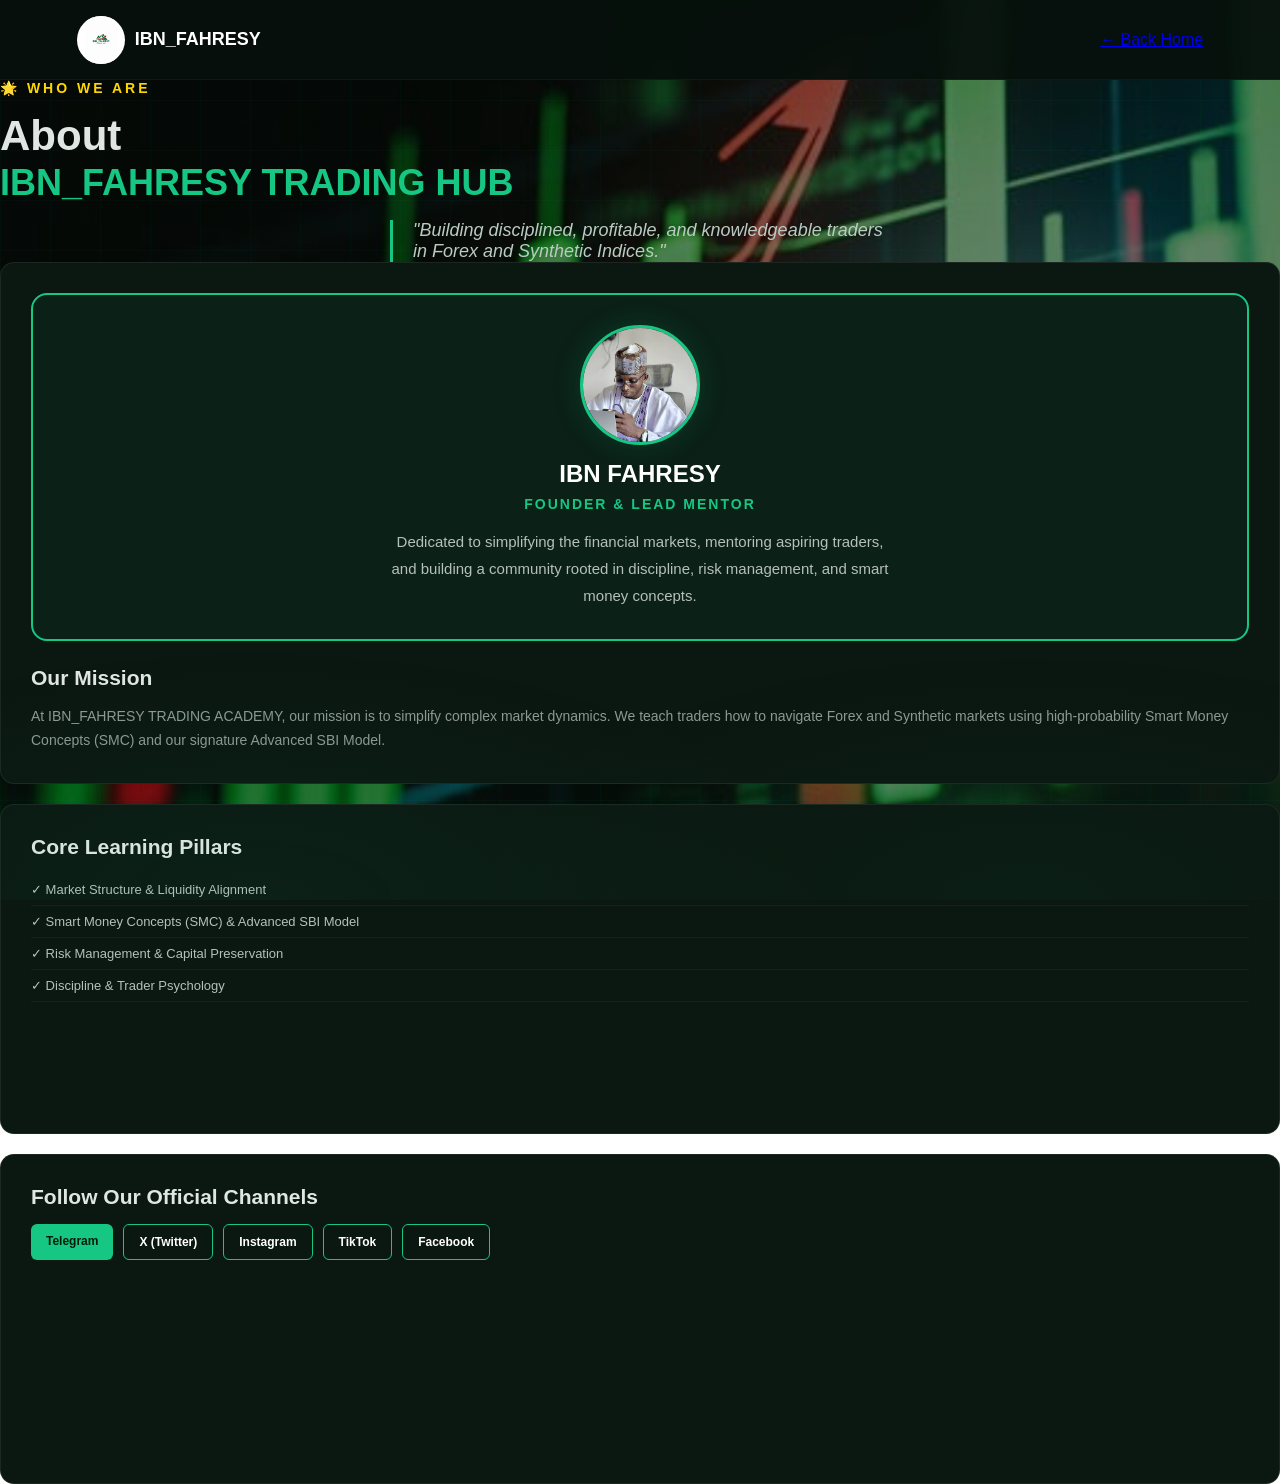
<file: about.html>
<!DOCTYPE html>
<html lang="en">
<head>
    <meta charset="UTF-8">
    <meta name="viewport" content="width=device-width, initial-scale=1.0">
    <title>About Us | IBN FAHRESY TRADING ACADEMY</title>
    <meta name="description" content="Learn about IBN FAHRESY Trading Academy - our mission, founder, and core learning pillars. Building disciplined traders in Forex and Synthetic Indices.">
    <link rel="stylesheet" href="style.css">
</head>
<body>

    <header class="header">
        <a href="index.html" class="logo">
            <img src="images/logo.jpg" alt="IBN_FAHRESY Trading Hub Logo">
            <span>IBN_FAHRESY</span>
        </a>
        <a href="index.html" class="back-home">← Back Home</a>
    </header>

    <main>
        <section class="application-section">
            <div class="application-container">
                <div class="application-heading">
    <p class="section-label" style="color: #ffd700; font-size: 14px; letter-spacing: 3px;">🌟 WHO WE ARE</p>
    <h1 style="font-size: 42px; line-height: 1.2;">
        About <span style="color: #16c784; display: block; font-size: 36px;">IBN_FAHRESY TRADING HUB</span>
    </h1>
    <p style="color: #bccac4; font-size: 18px; font-style: italic; border-left: 3px solid #16c784; padding-left: 20px; max-width: 500px; margin: 15px auto 0;">
        "Building disciplined, profitable, and knowledgeable traders in Forex and Synthetic Indices."
    </p>
</div>

                <div class="learning-card" style="margin-bottom: 20px;">
                                  <!-- FOUNDER / CEO SECTION -->
        <div class="learning-card founder-card" style="text-align: center; border: 2px solid #16c784; background: rgba(22, 199, 132, 0.05); margin-bottom: 25px; border-radius: 16px; padding: 30px;">
    <div style="width: 120px; height: 120px; margin: 0 auto 15px auto; border-radius: 50%; overflow: hidden; border: 3px solid #16c784; box-shadow: 0 0 30px rgba(22, 199, 132, 0.15);">
        <img src="images/fonder.jpg" alt="Founder" style="width: 100%; height: 100%; object-fit: cover;">
    </div>
    <h3 style="color: #fff; margin-bottom: 5px; font-size: 24px;">IBN FAHRESY</h3>
    <p style="color: #16c784; font-weight: bold; margin-bottom: 12px; font-size: 14px; text-transform: uppercase; letter-spacing: 2px;">Founder & Lead Mentor</p>
    <p style="color: #b5c0ba; font-size: 15px; line-height: 1.8; max-width: 500px; margin: 0 auto;">
        Dedicated to simplifying the financial markets, mentoring aspiring traders, and building a community rooted in discipline, risk management, and smart money concepts.
    </p>
</div>

                  

                    <h3>Our Mission</h3>
                    <p>At IBN_FAHRESY TRADING ACADEMY, our mission is to simplify complex market dynamics. We teach traders how to navigate Forex and Synthetic markets using high-probability Smart Money Concepts (SMC) and our signature Advanced SBI Model.</p>
                </div>

                <div class="learning-card" style="margin-bottom: 20px;">
                    <h3>Core Learning Pillars</h3>
                    <ul class="program-features" style="margin-top: 15px;">
                        <li>✓ Market Structure & Liquidity Alignment</li>
                        <li>✓ Smart Money Concepts (SMC) & Advanced SBI Model</li>
                        <li>✓ Risk Management & Capital Preservation</li>
                        <li>✓ Discipline & Trader Psychology</li>
                    </ul>
                </div>

                <div class="learning-card">
                    <h3>Follow Our Official Channels</h3>
                    <div class="social-links-grid" style="display: flex; flex-wrap: wrap; gap: 10px; margin-top: 15px;">
                        <a href="https://t.me/IBN_FAHRESYTRADINGHUB" target="_blank" class="primary-btn" style="padding: 10px 15px; font-size: 12px;">Telegram</a>
                        <a href="https://x.com/IBN_FAHRESY" target="_blank" class="secondary-btn" style="padding: 10px 15px; font-size: 12px;">X (Twitter)</a>
                        <a href="https://www.instagram.com/ibn_fahresy?igsi=dTN3azRpbjRmZGJw" target="_blank" class="secondary-btn" style="padding: 10px 15px; font-size: 12px;">Instagram</a>
                        <a href="https://www.tiktok.com/@ibn_fahresy?_r=1&_t=ZS-991egYfPhYb" target="_blank" class="secondary-btn" style="padding: 10px 15px; font-size: 12px;">TikTok</a>
                        <a href="https://www.facebook.com/profile.php?id=100070884681263&mibextid=rS40aB7S9Ucbxw6v" target="_blank" class="secondary-btn" style="padding: 10px 15px; font-size: 12px;">Facebook</a>
                    </div>
                </div>
            </div>
        </section>
    </main>

    <script src="script.js"></script>
</body>
</html>
</file>
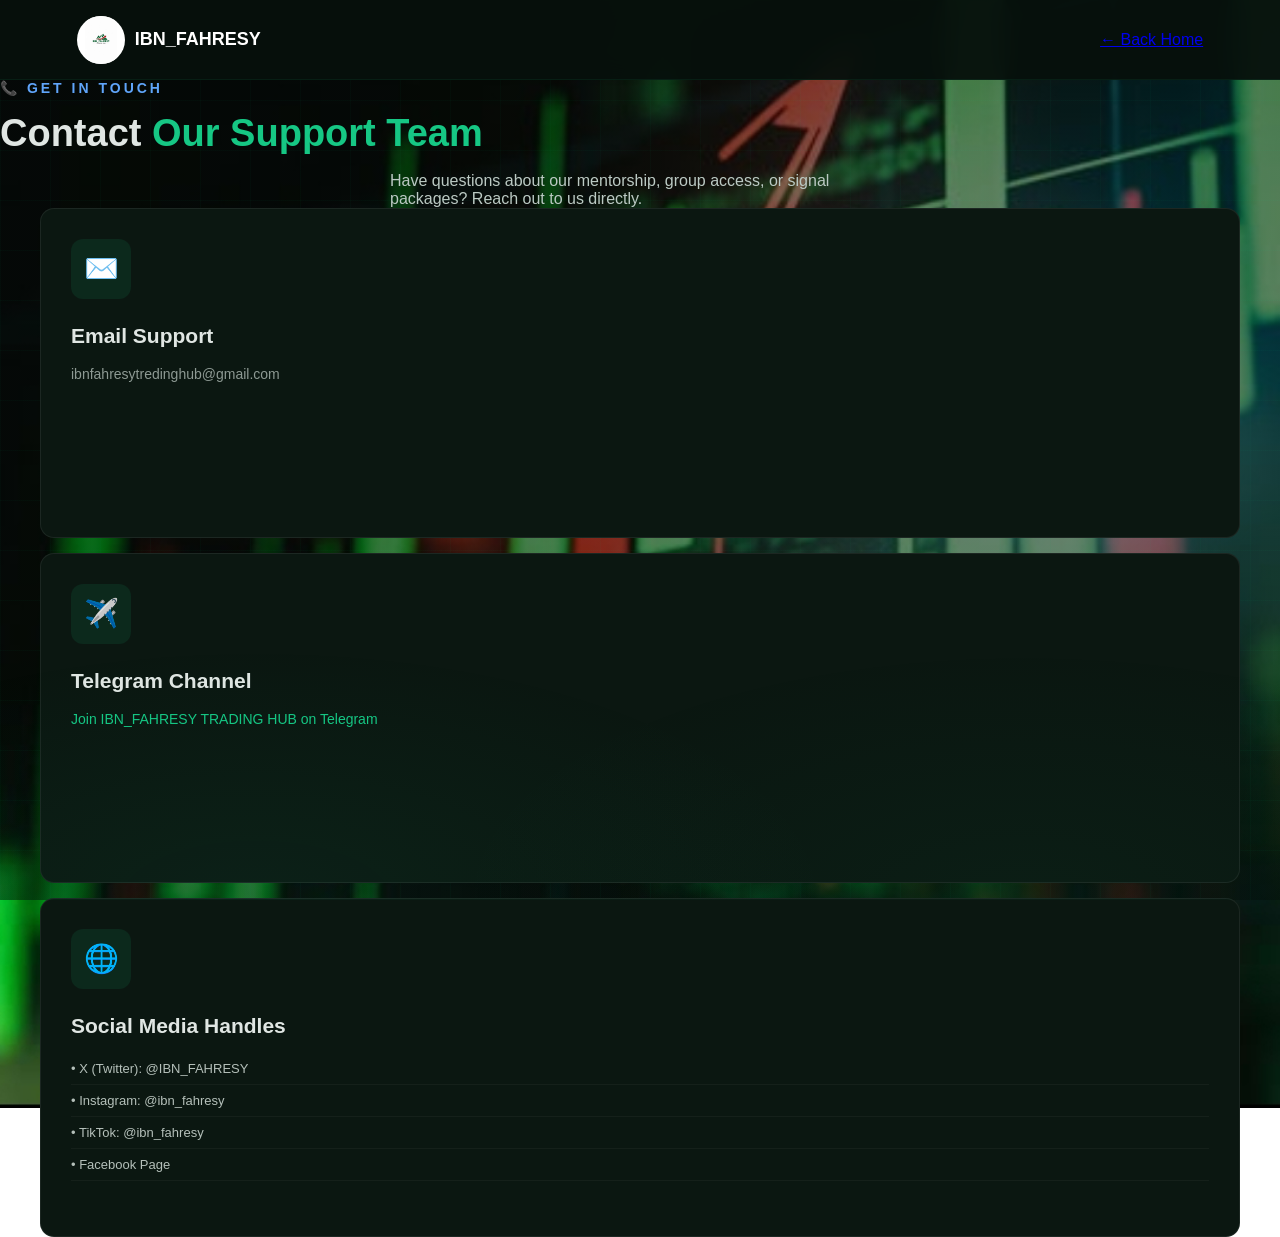
<file: contact.html>
<!DOCTYPE html>
<html lang="en">
<head>
    <meta charset="UTF-8">
    <meta name="viewport" content="width=device-width, initial-scale=1.0">
    <title>Contact Us | IBN FAHRESY TRADING ACADEMY</title>
    <meta name="description" content="Contact IBN FAHRESY Trading Academy support team. Reach us via email, Telegram, or social media for mentorship and program inquiries.">
    <link rel="stylesheet" href="style.css">
</head>
<body>

    <header class="header">
        <a href="index.html" class="logo">
            <img src="images/logo.jpg" alt="IBN_FAHRESY Trading Hub Logo">
            <span>IBN_FAHRESY</span>
        </a>
        <a href="index.html" class="back-home">← Back Home</a>
    </header>

    <main>
        <section class="application-section">
            <div class="application-heading">
    <p class="section-label" style="color: #60a5fa; font-size: 14px; letter-spacing: 3px;">📞 GET IN TOUCH</p>
    <h1 style="font-size: 38px; line-height: 1.2;">
        Contact <span style="color: #16c784;">Our Support Team</span>
    </h1>
    <p style="color: #bccac4; font-size: 16px; max-width: 500px; margin: 15px auto 0;">
        Have questions about our mentorship, group access, or signal packages? Reach out to us directly.
    </p>
</div>

                <div class="learning-grid" style="grid-template-columns: 1fr; gap: 15px;">
                    <div class="learning-card">
                        <div class="card-icon">✉️</div>
                        <h3>Email Support</h3>
                        <p>ibnfahresytredinghub@gmail.com</p>
                    </div>

                    <div class="learning-card">
                        <div class="card-icon">✈️</div>
                        <h3>Telegram Channel</h3>
                        <p><a href="https://t.me/IBN_FAHRESYTRADINGHUB" target="_blank" style="color: #16c784; text-decoration: none;">Join IBN_FAHRESY TRADING HUB on Telegram</a></p>
                    </div>

                    <div class="learning-card">
                        <div class="card-icon">🌐</div>
                        <h3>Social Media Handles</h3>
                        <ul class="program-features" style="margin-top: 10px; list-style: none;">
                            <li><a href="https://x.com/IBN_FAHRESY" target="_blank" style="color: #b5c0ba; text-decoration: none;">• X (Twitter): @IBN_FAHRESY</a></li>
                            <li><a href="https://www.instagram.com/ibn_fahresy?igsi=dTN3azRpbjRmZGJw" target="_blank" style="color: #b5c0ba; text-decoration: none;">• Instagram: @ibn_fahresy</a></li>
                            <li><a href="https://www.tiktok.com/@ibn_fahresy?_r=1&_t=ZS-991egYfPhYb" target="_blank" style="color: #b5c0ba; text-decoration: none;">• TikTok: @ibn_fahresy</a></li>
                            <li><a href="https://www.facebook.com/profile.php?id=100070884681263&mibextid=rS40aB7S9Ucbxw6v" target="_blank" style="color: #b5c0ba; text-decoration: none;">• Facebook Page</a></li>
                        </ul>
                    </div>
                </div>
            </div>
        </section>
    </main>

    <script src="script.js"></script>
</body>
</html>
</file>
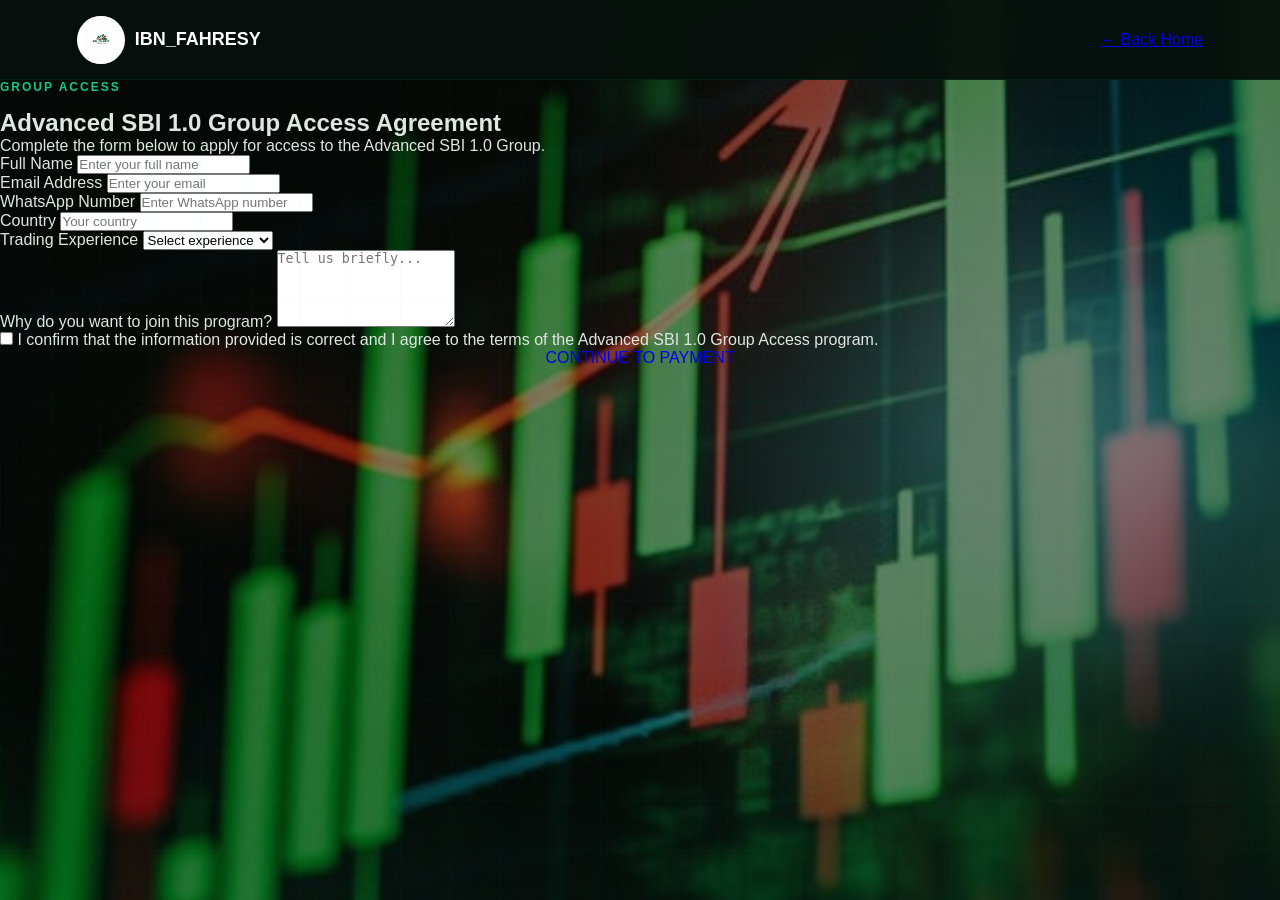
<file: group-access.html>
<!DOCTYPE html>
<html lang="en">

<head>

    <meta charset="UTF-8">

    <meta name="viewport"
          content="width=device-width, initial-scale=1.0">

    <title>Advanced SBI 1.0 - Group Access</title>

    <link rel="stylesheet" href="style.css">

</head>

<body>

<header class="header">

    <a href="index.html" class="logo">

        <img src="images/logo.jpg"
             alt="IBN_FAHRESY Trading Hub Logo">

        <span>IBN_FAHRESY</span>

    </a>

    <a href="index.html"
       class="back-home">
        ← Back Home
    </a>

</header>


<section class="application-section">

    <div class="application-container">

        <div class="application-heading">

            <p class="section-label">
                GROUP ACCESS
            </p>

            <h1>
                Advanced SBI 1.0
                <span>Group Access Agreement</span>
            </h1>

            <p>
                Complete the form below to apply for access to the
                Advanced SBI 1.0 Group.
            </p>

        </div>


        <form id="groupForm">

            <div class="form-group">

                <label>
                    Full Name
                </label>

                <input type="text"
                       name="fullName"
                       placeholder="Enter your full name"
                       required>

            </div>


            <div class="form-row">

                <div class="form-group">

                    <label>
                        Email Address
                    </label>

                    <input type="email"
                           name="email"
                           placeholder="Enter your email"
                           required>

                </div>


                <div class="form-group">

                    <label>
                        WhatsApp Number
                    </label>

                    <input type="tel"
                           name="whatsapp"
                           placeholder="Enter WhatsApp number"
                           required>

                </div>

            </div>


            <div class="form-row">

                <div class="form-group">

                    <label>
                        Country
                    </label>

                    <input type="text"
                           name="country"
                           placeholder="Your country"
                           required>

                </div>


                <div class="form-group">

                    <label>
                        Trading Experience
                    </label>

                    <select name="experience" required>

                        <option value="">
                            Select experience
                        </option>

                        <option>
                            Beginner
                        </option>

                        <option>
                            Less than 1 year
                        </option>

                        <option>
                            1 - 3 years
                        </option>

                        <option>
                            More than 3 years
                        </option>

                    </select>

                </div>

            </div>


            <div class="form-group">

                <label>
                    Why do you want to join this program?
                </label>

                <textarea name="reason"
                          rows="5"
                          placeholder="Tell us briefly..."
                          required></textarea>

            </div>


            <div class="agreement-box">

                <label>

                    <input type="checkbox"
                           required>

                    I confirm that the information provided
                    is correct and I agree to the terms of
                    the Advanced SBI 1.0 Group Access program.

                </label>

            </div>


            <a href="register.html?program=group" class="submit-btn" style="display:block;text-align:center;text-decoration:none;">CONTINUE TO PAYMENT</a>

        </form>

    </div>

</section>


<script src="script.js"></script>

</body>

</html>
</file>
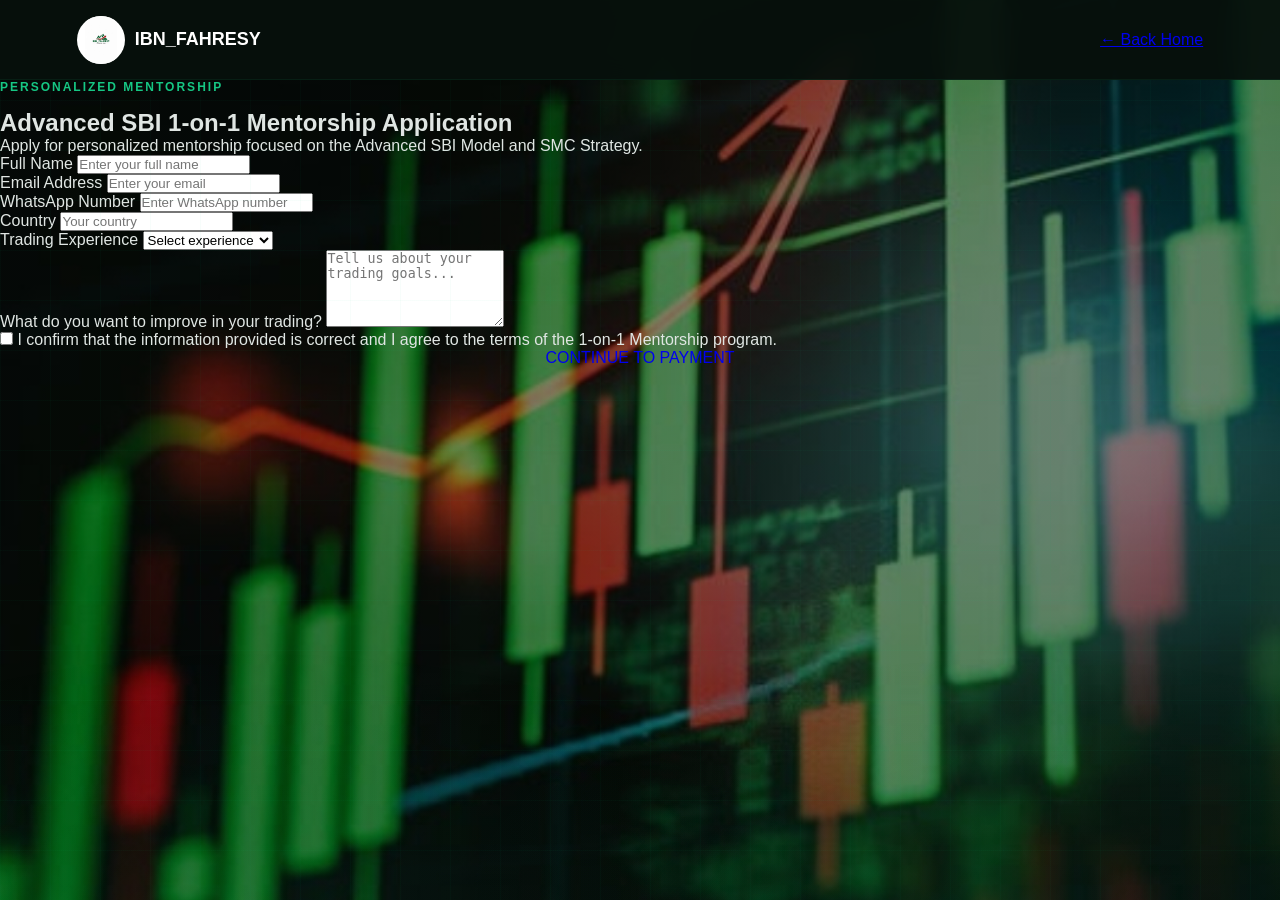
<file: mentorship.html>
<!DOCTYPE html>
<html lang="en">

<head>

    <meta charset="UTF-8">

    <meta name="viewport"
          content="width=device-width, initial-scale=1.0">

    <title>1-on-1 Mentorship</title>

    <link rel="stylesheet" href="style.css">

</head>

<body>

<header class="header">

    <a href="index.html" class="logo">

        <img src="images/logo.jpg"
             alt="IBN_FAHRESY Trading Hub Logo">

        <span>IBN_FAHRESY</span>

    </a>

    <a href="index.html"
       class="back-home">

        ← Back Home

    </a>

</header>


<section class="application-section">

    <div class="application-container">

        <div class="application-heading">

            <p class="section-label">
                PERSONALIZED MENTORSHIP
            </p>

            <h1>

                Advanced SBI 1-on-1

                <span>
                    Mentorship Application
                </span>

            </h1>

            <p>

                Apply for personalized mentorship focused on
                the Advanced SBI Model and SMC Strategy.

            </p>

        </div>


        <form id="mentorshipForm">


            <div class="form-group">

                <label>
                    Full Name
                </label>

                <input type="text"
                       name="fullName"
                       placeholder="Enter your full name"
                       required>

            </div>


            <div class="form-row">

                <div class="form-group">

                    <label>
                        Email Address
                    </label>

                    <input type="email"
                           name="email"
                           placeholder="Enter your email"
                           required>

                </div>


                <div class="form-group">

                    <label>
                        WhatsApp Number
                    </label>

                    <input type="tel"
                           name="whatsapp"
                           placeholder="Enter WhatsApp number"
                           required>

                </div>

            </div>


            <div class="form-group">

                <label>
                    Country
                </label>

                <input type="text"
                       name="country"
                       placeholder="Your country"
                       required>

            </div>


            <div class="form-group">

                <label>
                    Trading Experience
                </label>

                <select name="experience" required>

                    <option value="">
                        Select experience
                    </option>

                    <option>
                        Beginner
                    </option>

                    <option>
                        Less than 1 year
                    </option>

                    <option>
                        1 - 3 years
                    </option>

                    <option>
                        More than 3 years
                    </option>

                </select>

            </div>


            <div class="form-group">

                <label>
                    What do you want to improve in your trading?
                </label>

                <textarea name="goal"
                          rows="5"
                          placeholder="Tell us about your trading goals..."
                          required></textarea>

            </div>


            <div class="agreement-box">

                <label>

                    <input type="checkbox"
                           required>

                    I confirm that the information provided
                    is correct and I agree to the terms of
                    the 1-on-1 Mentorship program.

                </label>

            </div>


            <a href="register.html?program=mentorship" class="submit-btn" style="display:block;text-align:center;text-decoration:none;">CONTINUE TO PAYMENT</a>


        </form>

    </div>

</section>


<script src="script.js"></script>

</body>

</html>
</file>
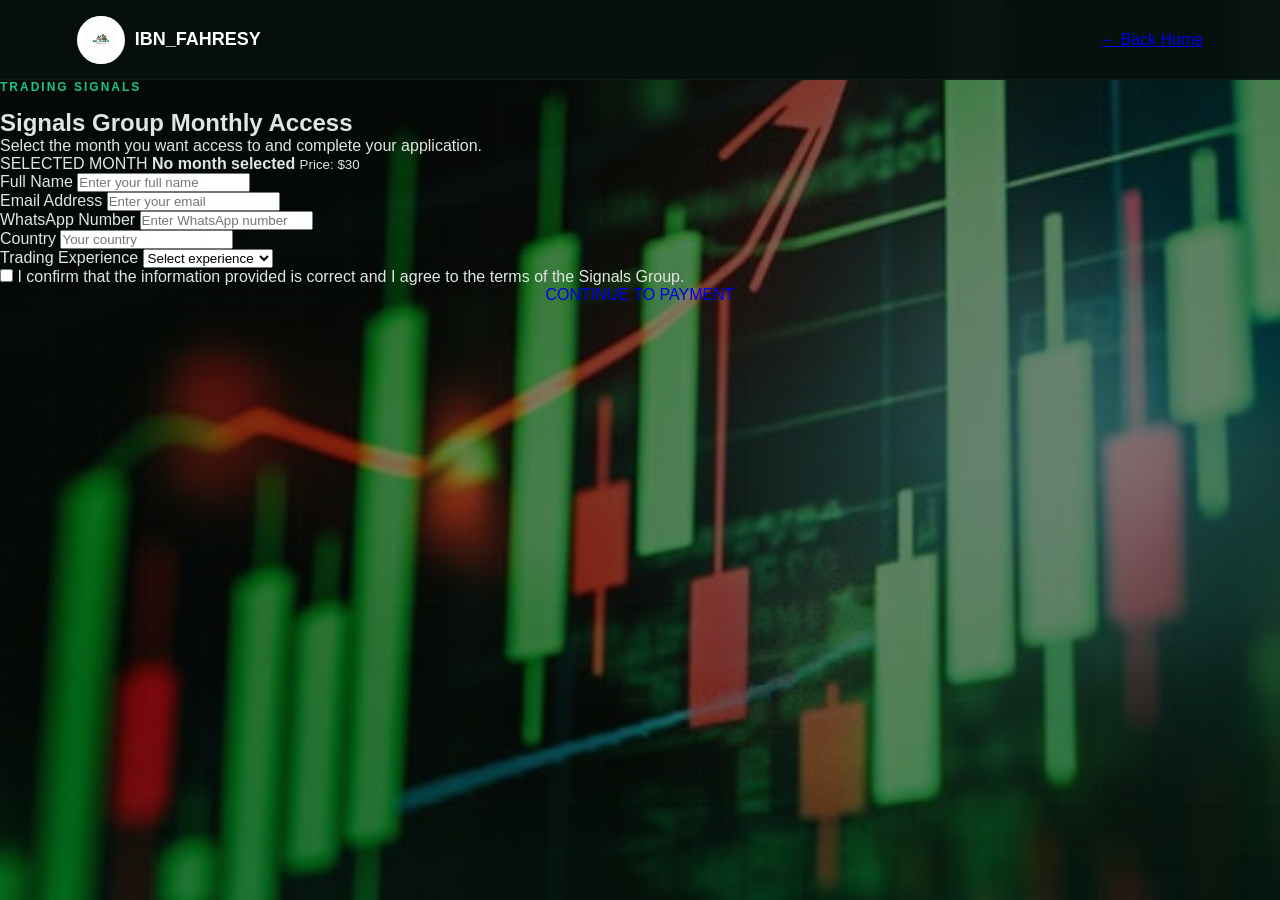
<file: signals.html>
<!DOCTYPE html>
<html lang="en">

<head>

    <meta charset="UTF-8">

    <meta name="viewport"
          content="width=device-width, initial-scale=1.0">

    <title>Trading Signals Group</title>

    <link rel="stylesheet" href="style.css">

</head>

<body>

<header class="header">

    <a href="index.html" class="logo">

        <img src="images/logo.jpg"
             alt="IBN_FAHRESY Trading Hub Logo">

        <span>IBN_FAHRESY</span>

    </a>

    <a href="index.html"
       class="back-home">

        ← Back Home

    </a>

</header>


<section class="application-section">

    <div class="application-container">

        <div class="application-heading">

            <p class="section-label">
                TRADING SIGNALS
            </p>

            <h1>

                Signals Group

                <span>
                    Monthly Access
                </span>

            </h1>

            <p>

                Select the month you want access to and
                complete your application.

            </p>

        </div>


        <form id="signalsForm">


            <div class="selected-month-box">

                <span>
                    SELECTED MONTH
                </span>

                <strong id="selectedMonth">
                    Loading...
                </strong>

                <small id="signalPriceDisplay">
                    Price: Loading...
                </small>

            </div>


            <div class="form-group">

                <label>
                    Full Name
                </label>

                <input type="text"
                       name="fullName"
                       placeholder="Enter your full name"
                       required>

            </div>


            <div class="form-row">

                <div class="form-group">

                    <label>
                        Email Address
                    </label>

                    <input type="email"
                           name="email"
                           placeholder="Enter your email"
                           required>

                </div>


                <div class="form-group">

                    <label>
                        WhatsApp Number
                    </label>

                    <input type="tel"
                           name="whatsapp"
                           placeholder="Enter WhatsApp number"
                           required>

                </div>

            </div>


            <div class="form-group">

                <label>
                    Country
                </label>

                <input type="text"
                       name="country"
                       placeholder="Your country"
                       required>

            </div>


            <div class="form-group">

                <label>
                    Trading Experience
                </label>

                <select name="experience" required>

                    <option value="">
                        Select experience
                    </option>

                    <option>
                        Beginner
                    </option>

                    <option>
                        Less than 1 year
                    </option>

                    <option>
                        1 - 3 years
                    </option>

                    <option>
                        More than 3 years
                    </option>

                </select>

            </div>


            <div class="agreement-box">

                <label>

                    <input type="checkbox"
                           required>

                    I confirm that the information provided
                    is correct and I agree to the terms of
                    the Signals Group.

                </label>

            </div>


            <a href="register.html?program=signals" class="submit-btn" style="display:block;text-align:center;text-decoration:none;">CONTINUE TO PAYMENT</a>


        </form>

    </div>

</section>


<script src="script.js"></script>

<script>
    // Get the month from URL and display it
    const urlParams = new URLSearchParams(window.location.search);
    const month = urlParams.get("month");
    const monthDisplay = document.getElementById("selectedMonth");
    const priceDisplay = document.getElementById("signalPriceDisplay");

    if (month) {
        monthDisplay.textContent = month;
    } else {
        monthDisplay.textContent = "No month selected";
    }

    // Load signal price from database
    async function loadSignalPrice() {
    try {
        const SUPABASE_URL = "https://symuzfndzqjrtavqfoqy.supabase.co";
        const SUPABASE_PUBLISHABLE_KEY = "sb_publishable_7xhQ-vLiJIMpeFgvMR3q0Q_QVIQNb1Q";
        const supabaseClient = supabase.createClient(SUPABASE_URL, SUPABASE_PUBLISHABLE_KEY);

        const { data: programs, error } = await supabaseClient
            .from('programs')
            .select('*')
            .eq('type', 'signals')
            .eq('is_active', true);

        if (error || !programs || programs.length === 0) {
            priceDisplay.textContent = 'Price: $30';
            return;
        }

        const program = programs[0];
        priceDisplay.textContent = 'Price: $' + program.price_usd;
        
        // Also update the "Per Selected Month" text if needed
        const priceSpan = document.querySelector('.selected-month-box small');
        if (priceSpan) {
            priceSpan.textContent = 'Access Price: $' + program.price_usd;
        }
        
    } catch (error) {
        priceDisplay.textContent = 'Price: $30';
    }
}

    loadSignalPrice();
</script>

</body>

</html>
</file>
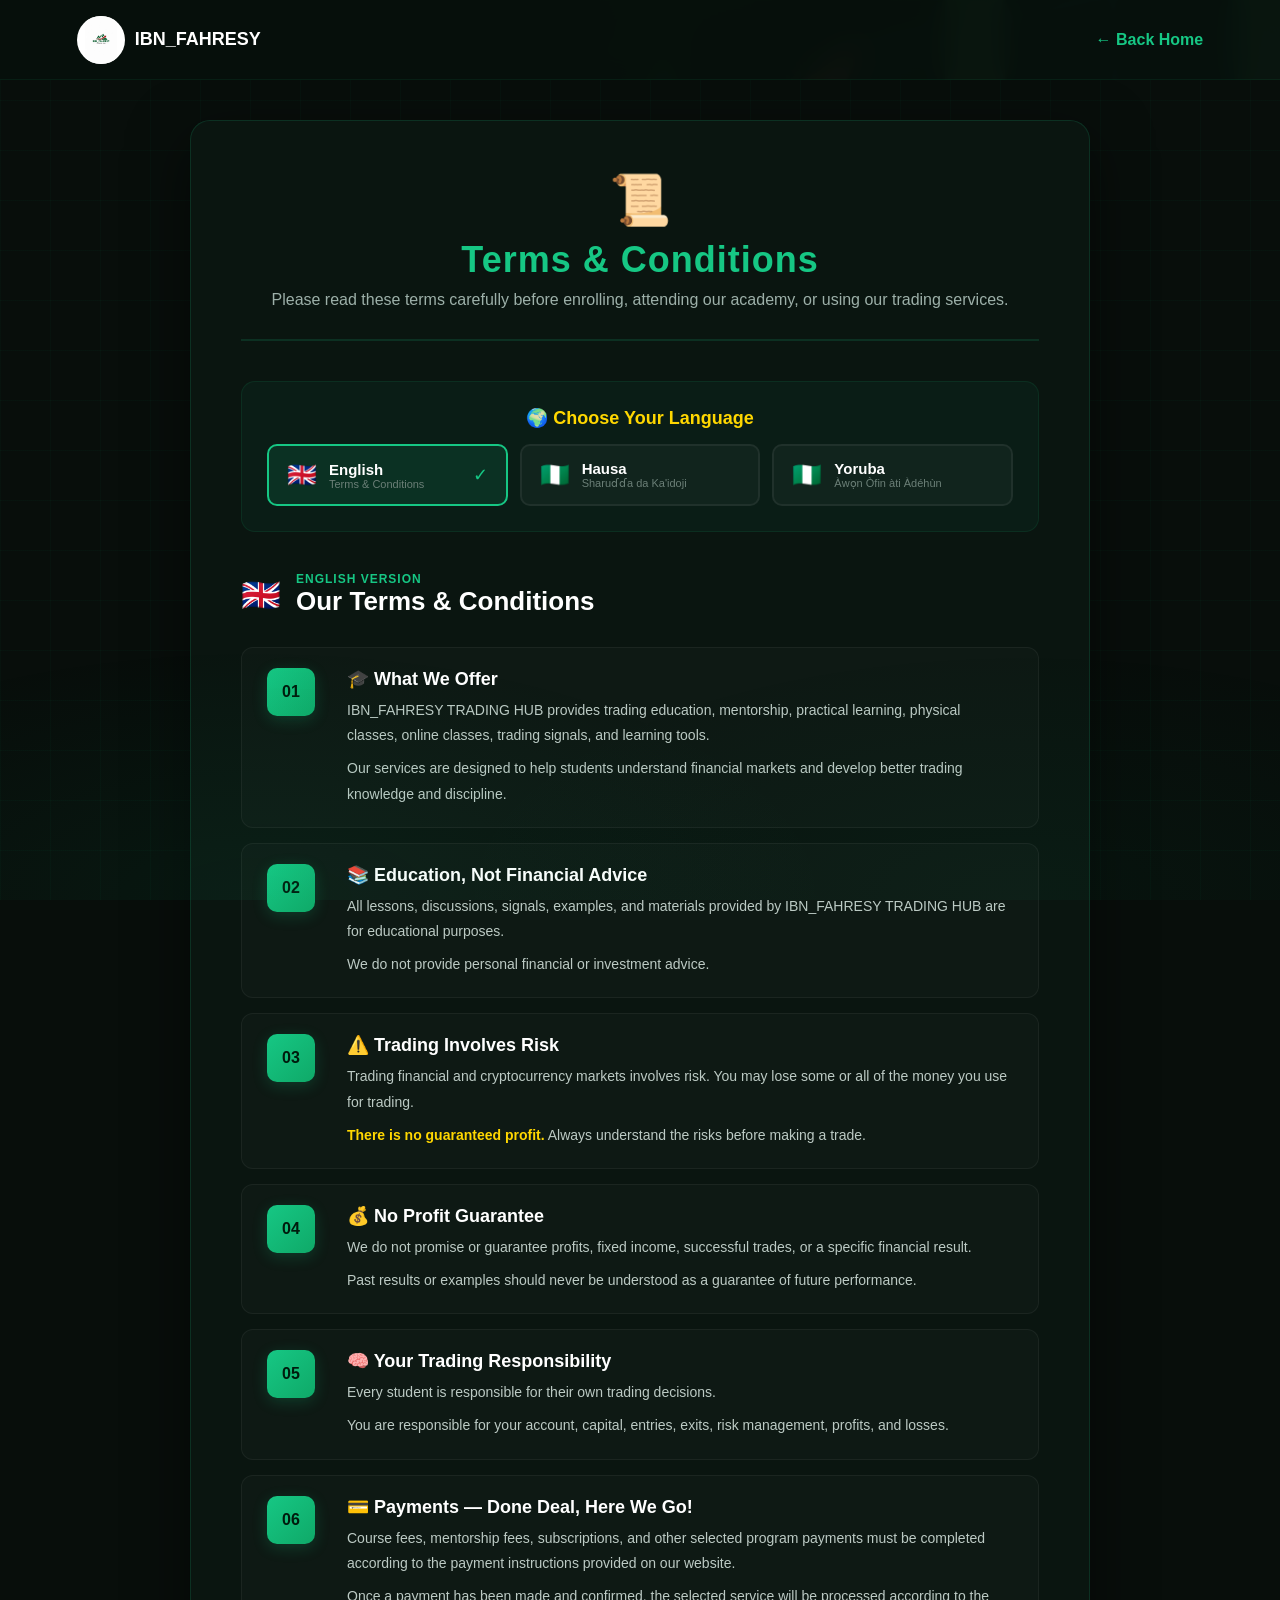
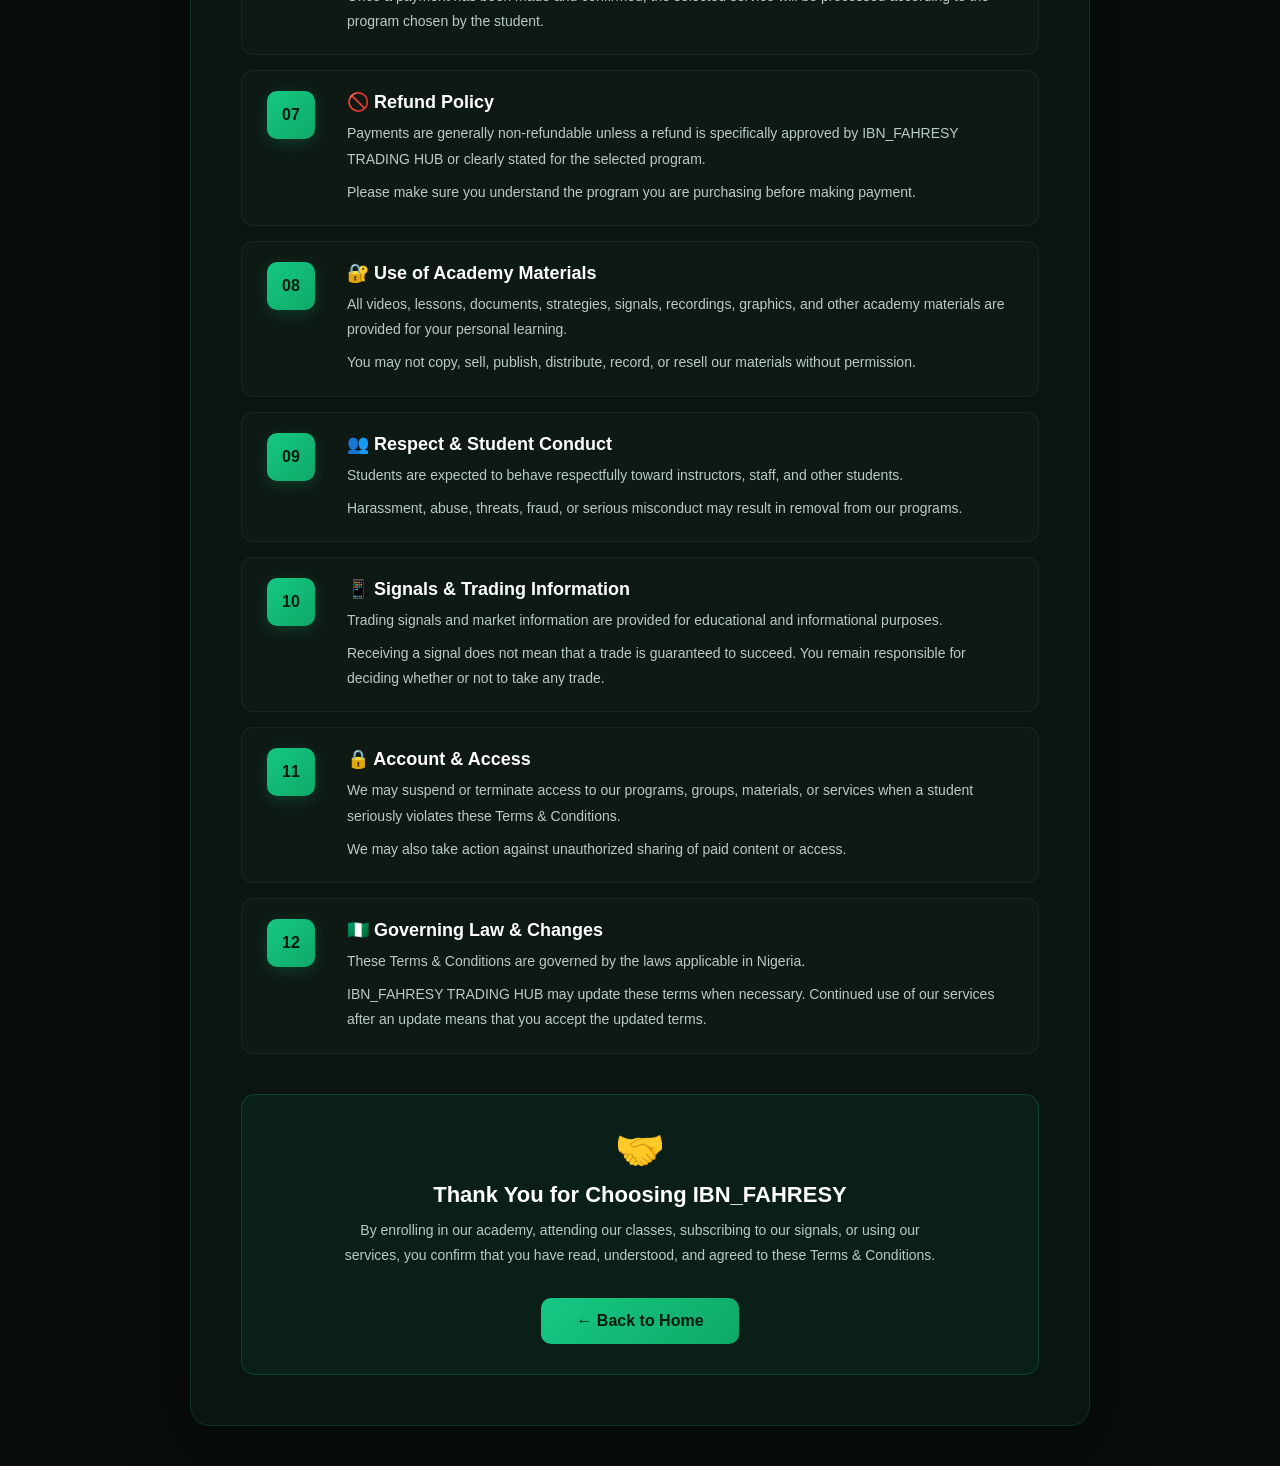
<file: terms.html>
<!DOCTYPE html>
<html lang="en">
<head>
    <meta charset="UTF-8">
    <meta name="viewport" content="width=device-width, initial-scale=1.0">
    <title>Terms & Conditions | IBN FAHRESY TRADING ACADEMY</title>
    <meta name="description" content="Read the Terms & Conditions of IBN FAHRESY Trading Academy. Available in English, Hausa, and Yoruba.">
    <link rel="stylesheet" href="style.css">
</head>
    <style>
        /* =============================================
           TERMS & CONDITIONS - PROFESSIONAL STYLES
           ============================================= */
        
        .terms-page {
            background: #080e0b;
            min-height: 100vh;
            padding: 40px 20px;
        }

        .terms-container {
            max-width: 900px;
            margin: 0 auto;
            background: rgba(11, 23, 17, 0.95);
            border: 1px solid rgba(22, 199, 132, 0.15);
            border-radius: 20px;
            padding: 50px;
            backdrop-filter: blur(10px);
            box-shadow: 0 20px 60px rgba(0,0,0,0.5);
        }

        .terms-header {
            text-align: center;
            margin-bottom: 40px;
            padding-bottom: 30px;
            border-bottom: 2px solid rgba(22, 199, 132, 0.15);
        }

        .terms-header .icon {
            font-size: 50px;
            margin-bottom: 10px;
        }

        .terms-header h1 {
            color: #16c784;
            font-size: 36px;
            font-weight: 700;
            letter-spacing: 1px;
        }

        .terms-header p {
            color: #9db0a9;
            font-size: 16px;
            margin-top: 10px;
        }

        /* Language Selection */
        .language-section {
            margin-bottom: 40px;
            padding: 25px;
            background: rgba(22, 199, 132, 0.05);
            border-radius: 14px;
            border: 1px solid rgba(22, 199, 132, 0.1);
        }

        .language-section h2 {
            color: #ffd700;
            font-size: 18px;
            margin-bottom: 15px;
            text-align: center;
        }

        .language-cards {
            display: grid;
            grid-template-columns: repeat(3, 1fr);
            gap: 12px;
        }

        .language-card {
            display: flex;
            align-items: center;
            gap: 12px;
            padding: 14px 18px;
            background: rgba(255, 255, 255, 0.03);
            border: 2px solid rgba(255, 255, 255, 0.06);
            border-radius: 10px;
            text-decoration: none;
            color: #bccac4;
            transition: all 0.3s ease;
            cursor: pointer;
        }

        .language-card:hover {
            background: rgba(22, 199, 132, 0.08);
            border-color: rgba(22, 199, 132, 0.3);
        }

        .language-card.active {
            border-color: #16c784;
            background: rgba(22, 199, 132, 0.12);
        }

        .language-card .flag {
            font-size: 24px;
        }

        .language-card .info h3 {
            font-size: 15px;
            color: #fff;
            margin: 0;
        }

        .language-card .info p {
            font-size: 11px;
            color: #6b7f77;
            margin: 0;
        }

        .language-card .check {
            margin-left: auto;
            color: #16c784;
            font-size: 18px;
            display: none;
        }

        .language-card.active .check {
            display: block;
        }

        /* Terms Content */
        .terms-content {
            display: none;
        }

        .terms-content.active {
            display: block;
            animation: fadeIn 0.4s ease;
        }

        @keyframes fadeIn {
            from { opacity: 0; transform: translateY(10px); }
            to { opacity: 1; transform: translateY(0); }
        }

        .terms-content .heading {
            display: flex;
            align-items: center;
            gap: 15px;
            margin-bottom: 30px;
        }

        .terms-content .heading span {
            font-size: 32px;
        }

        .terms-content .heading h2 {
            color: #fff;
            font-size: 26px;
            margin: 0;
        }

        .terms-content .heading .badge {
            color: #16c784;
            font-size: 12px;
            font-weight: 600;
            letter-spacing: 1px;
            text-transform: uppercase;
        }

        /* Term Cards */
        .term-card {
            display: grid;
            grid-template-columns: 60px 1fr;
            gap: 20px;
            padding: 20px 25px;
            margin-bottom: 15px;
            background: rgba(255, 255, 255, 0.02);
            border: 1px solid rgba(255, 255, 255, 0.05);
            border-radius: 12px;
            transition: all 0.3s ease;
        }

        .term-card:hover {
            background: rgba(255, 255, 255, 0.04);
            border-color: rgba(22, 199, 132, 0.15);
            transform: translateX(5px);
        }

        .term-number {
            width: 48px;
            height: 48px;
            display: flex;
            align-items: center;
            justify-content: center;
            background: linear-gradient(135deg, #16c784, #0fa968);
            color: #001b0d;
            font-weight: 900;
            font-size: 16px;
            border-radius: 10px;
            box-shadow: 0 4px 15px rgba(22, 199, 132, 0.2);
        }

        .term-card h3 {
            color: #fff;
            font-size: 18px;
            margin: 0 0 8px 0;
        }

        .term-card p {
            color: #bccac4;
            font-size: 14px;
            line-height: 1.8;
            margin: 0 0 8px 0;
        }

        .term-card p:last-child {
            margin-bottom: 0;
        }

        .term-card strong {
            color: #ffd700;
        }

        /* Agreement Box */
        .agreement-box {
            margin-top: 40px;
            padding: 30px;
            background: rgba(22, 199, 132, 0.06);
            border: 1px solid rgba(22, 199, 132, 0.2);
            border-radius: 14px;
            text-align: center;
        }

        .agreement-box .icon {
            font-size: 40px;
            margin-bottom: 10px;
        }

        .agreement-box h3 {
            color: #fff;
            font-size: 22px;
            margin: 0 0 10px 0;
        }

        .agreement-box p {
            color: #bccac4;
            font-size: 14px;
            line-height: 1.8;
            max-width: 600px;
            margin: 0 auto;
        }

        .back-home-btn {
            display: inline-block;
            margin-top: 30px;
            padding: 14px 35px;
            background: linear-gradient(135deg, #16c784, #0fa968);
            color: #001b0d;
            text-decoration: none;
            border-radius: 10px;
            font-weight: 700;
            font-size: 16px;
            transition: all 0.3s ease;
        }

        .back-home-btn:hover {
            transform: translateY(-2px);
            box-shadow: 0 8px 25px rgba(22, 199, 132, 0.3);
        }

        /* Mobile */
        @media (max-width: 768px) {
            .terms-container {
                padding: 25px 18px;
            }

            .language-cards {
                grid-template-columns: 1fr;
            }

            .term-card {
                grid-template-columns: 1fr;
                gap: 12px;
                padding: 18px;
            }

            .term-number {
                width: 40px;
                height: 40px;
                font-size: 14px;
            }

            .terms-header h1 {
                font-size: 28px;
            }

            .terms-content .heading h2 {
                font-size: 22px;
            }

            .agreement-box {
                padding: 20px;
            }
        }

        @media (max-width: 480px) {
            .terms-container {
                padding: 18px 12px;
            }

            .terms-header h1 {
                font-size: 24px;
            }

            .term-card h3 {
                font-size: 16px;
            }

            .term-card p {
                font-size: 13px;
            }
        }
    </style>
</head>
<body>

<!-- HEADER -->
<header class="header">
    <a href="index.html" class="logo">
        <img src="images/logo.jpg" alt="IBN_FAHRESY Logo">
        <span>IBN_FAHRESY</span>
    </a>
    <a href="index.html" class="back-home" style="color: #16c784; text-decoration: none; font-weight: bold;">← Back Home</a>
</header>

<div class="terms-page">
    <div class="terms-container">

        <!-- HEADER -->
        <div class="terms-header">
            <div class="icon">📜</div>
            <h1>Terms & Conditions</h1>
            <p>Please read these terms carefully before enrolling, attending our academy, or using our trading services.</p>
        </div>

        <!-- LANGUAGE SELECTION -->
        <div class="language-section">
            <h2>🌍 Choose Your Language</h2>
            <div class="language-cards">
                <a href="#" class="language-card active" data-lang="english">
                    <span class="flag">🇬🇧</span>
                    <div class="info">
                        <h3>English</h3>
                        <p>Terms & Conditions</p>
                    </div>
                    <span class="check">✓</span>
                </a>
                <a href="#" class="language-card" data-lang="hausa">
                    <span class="flag">🇳🇬</span>
                    <div class="info">
                        <h3>Hausa</h3>
                        <p>Sharuɗɗa da Ka'idoji</p>
                    </div>
                    <span class="check">✓</span>
                </a>
                <a href="#" class="language-card" data-lang="yoruba">
                    <span class="flag">🇳🇬</span>
                    <div class="info">
                        <h3>Yoruba</h3>
                        <p>Àwọn Òfin àti Àdéhùn</p>
                    </div>
                    <span class="check">✓</span>
                </a>
            </div>
        </div>

        <!-- =============================================
             ENGLISH TERMS
             ============================================= -->
        <div class="terms-content active" id="english-terms">
            <div class="heading">
                <span>🇬🇧</span>
                <div>
                    <p class="badge">ENGLISH VERSION</p>
                    <h2>Our Terms & Conditions</h2>
                </div>
            </div>

            <!-- 01 -->
            <div class="term-card">
                <div class="term-number">01</div>
                <div>
                    <h3>🎓 What We Offer</h3>
                    <p>IBN_FAHRESY TRADING HUB provides trading education, mentorship, practical learning, physical classes, online classes, trading signals, and learning tools.</p>
                    <p>Our services are designed to help students understand financial markets and develop better trading knowledge and discipline.</p>
                </div>
            </div>

            <!-- 02 -->
            <div class="term-card">
                <div class="term-number">02</div>
                <div>
                    <h3>📚 Education, Not Financial Advice</h3>
                    <p>All lessons, discussions, signals, examples, and materials provided by IBN_FAHRESY TRADING HUB are for educational purposes.</p>
                    <p>We do not provide personal financial or investment advice.</p>
                </div>
            </div>

            <!-- 03 -->
            <div class="term-card">
                <div class="term-number">03</div>
                <div>
                    <h3>⚠️ Trading Involves Risk</h3>
                    <p>Trading financial and cryptocurrency markets involves risk. You may lose some or all of the money you use for trading.</p>
                    <p><strong>There is no guaranteed profit.</strong> Always understand the risks before making a trade.</p>
                </div>
            </div>

            <!-- 04 -->
            <div class="term-card">
                <div class="term-number">04</div>
                <div>
                    <h3>💰 No Profit Guarantee</h3>
                    <p>We do not promise or guarantee profits, fixed income, successful trades, or a specific financial result.</p>
                    <p>Past results or examples should never be understood as a guarantee of future performance.</p>
                </div>
            </div>

            <!-- 05 -->
            <div class="term-card">
                <div class="term-number">05</div>
                <div>
                    <h3>🧠 Your Trading Responsibility</h3>
                    <p>Every student is responsible for their own trading decisions.</p>
                    <p>You are responsible for your account, capital, entries, exits, risk management, profits, and losses.</p>
                </div>
            </div>

            <!-- 06 -->
            <div class="term-card">
                <div class="term-number">06</div>
                <div>
                    <h3>💳 Payments — Done Deal, Here We Go!</h3>
                    <p>Course fees, mentorship fees, subscriptions, and other selected program payments must be completed according to the payment instructions provided on our website.</p>
                    <p>Once a payment has been made and confirmed, the selected service will be processed according to the program chosen by the student.</p>
                </div>
            </div>

            <!-- 07 -->
            <div class="term-card">
                <div class="term-number">07</div>
                <div>
                    <h3>🚫 Refund Policy</h3>
                    <p>Payments are generally non-refundable unless a refund is specifically approved by IBN_FAHRESY TRADING HUB or clearly stated for the selected program.</p>
                    <p>Please make sure you understand the program you are purchasing before making payment.</p>
                </div>
            </div>

            <!-- 08 -->
            <div class="term-card">
                <div class="term-number">08</div>
                <div>
                    <h3>🔐 Use of Academy Materials</h3>
                    <p>All videos, lessons, documents, strategies, signals, recordings, graphics, and other academy materials are provided for your personal learning.</p>
                    <p>You may not copy, sell, publish, distribute, record, or resell our materials without permission.</p>
                </div>
            </div>

            <!-- 09 -->
            <div class="term-card">
                <div class="term-number">09</div>
                <div>
                    <h3>👥 Respect & Student Conduct</h3>
                    <p>Students are expected to behave respectfully toward instructors, staff, and other students.</p>
                    <p>Harassment, abuse, threats, fraud, or serious misconduct may result in removal from our programs.</p>
                </div>
            </div>

            <!-- 10 -->
            <div class="term-card">
                <div class="term-number">10</div>
                <div>
                    <h3>📱 Signals & Trading Information</h3>
                    <p>Trading signals and market information are provided for educational and informational purposes.</p>
                    <p>Receiving a signal does not mean that a trade is guaranteed to succeed. You remain responsible for deciding whether or not to take any trade.</p>
                </div>
            </div>

            <!-- 11 -->
            <div class="term-card">
                <div class="term-number">11</div>
                <div>
                    <h3>🔒 Account & Access</h3>
                    <p>We may suspend or terminate access to our programs, groups, materials, or services when a student seriously violates these Terms & Conditions.</p>
                    <p>We may also take action against unauthorized sharing of paid content or access.</p>
                </div>
            </div>

            <!-- 12 -->
            <div class="term-card">
                <div class="term-number">12</div>
                <div>
                    <h3>🇳🇬 Governing Law & Changes</h3>
                    <p>These Terms & Conditions are governed by the laws applicable in Nigeria.</p>
                    <p>IBN_FAHRESY TRADING HUB may update these terms when necessary. Continued use of our services after an update means that you accept the updated terms.</p>
                </div>
            </div>

            <!-- AGREEMENT -->
            <div class="agreement-box">
                <div class="icon">🤝</div>
                <h3>Thank You for Choosing IBN_FAHRESY</h3>
                <p>By enrolling in our academy, attending our classes, subscribing to our signals, or using our services, you confirm that you have read, understood, and agreed to these Terms & Conditions.</p>
                <a href="index.html" class="back-home-btn">← Back to Home</a>
            </div>
        </div>

        <!-- =============================================
             HAUSA TERMS
             ============================================= -->
        <div class="terms-content" id="hausa-terms">
            <div class="heading">
                <span>🇳🇬</span>
                <div>
                    <p class="badge">SIGAR HAUSA</p>
                    <h2>Sharuɗɗa da Ka'idoji</h2>
                </div>
            </div>

            <div class="term-card"><div class="term-number">01</div><div><h3>🎓 Abin da Muke Bayarwa</h3><p>IBN_FAHRESY TRADING HUB yana koyar da ilimin trading, bada jagoranci da mentorship, darussa na zahiri, darussan online, trading signals da sauran kayan koyo.</p><p>Manufarmu ita ce taimaka wa ɗalibai su fahimci kasuwannin kuɗi da kuma inganta ilimin trading da ƙwarewarsu.</p></div></div>
            <div class="term-card"><div class="term-number">02</div><div><h3>📚 Ilimi Ne, Ba Shawarar Zuba Jari Ba</h3><p>Duk darussa, bayanai, signals, misalai da kayan koyo da IBN_FAHRESY TRADING HUB ke bayarwa domin ilimi ne.</p><p>Ba ma bayar da shawarar kuɗi ko shawarar zuba jari ta musamman ga mutum.</p></div></div>
            <div class="term-card"><div class="term-number">03</div><div><h3>⚠️ Trading Yana da Haɗari</h3><p>Trading a kasuwannin cryptocurrency da sauran kasuwannin kuɗi yana da haɗari. Za ka iya rasa wani ɓangare ko duk kuɗin da ka saka a trading.</p><p><strong>Ba a da tabbacin samun riba.</strong> Ka fahimci haɗarin trading kafin ka yi kowace ma'amala.</p></div></div>
            <div class="term-card"><div class="term-number">04</div><div><h3>💰 Ba Mu Tabbatar da Riba</h3><p>Ba ma yin alkawarin riba, samun kuɗin shiga na dindindin, nasarar trade ko wani takamaiman sakamakon kuɗi.</p><p>Sakamakon da aka samu a baya ba yana nufin za a samu irin wannan sakamakon a gaba ba.</p></div></div>
            <div class="term-card"><div class="term-number">05</div><div><h3>🧠 Kai Ke da Alhakin Trading ɗinka</h3><p>Kowane ɗalibi shi ne ke da alhakin shawarar trading da yake ɗauka.</p><p>Kai ne ke da alhakin account ɗinka, kuɗinka, shiga trade, fita daga trade, risk management, riba da asara.</p></div></div>
            <div class="term-card"><div class="term-number">06</div><div><h3>💳 Biyan Kuɗi — An Kammala, Mu Fara!</h3><p>Kuɗin course, mentorship, subscription da sauran shirye-shiryen da ka zaɓa dole ne a biya su bisa umarnin biyan kuɗi da aka nuna a shafinmu.</p><p>Bayan an yi kuma an tabbatar da biyan kuɗi, za a aiwatar da sabis ɗin da ya dace da program da ɗalibi ya zaɓa.</p></div></div>
            <div class="term-card"><div class="term-number">07</div><div><h3>🚫 Dokar Mayar da Kuɗi</h3><p>A mafi yawan lokuta, ba a mayar da kuɗin da aka biya, sai idan IBN_FAHRESY TRADING HUB ya amince da refund ko kuma an bayyana hakan a cikin program ɗin da aka zaɓa.</p><p>Ka tabbatar ka fahimci program ɗin da kake saya kafin ka yi biyan kuɗi.</p></div></div>
            <div class="term-card"><div class="term-number">08</div><div><h3>🔐 Amfani da Kayan Koyon Academy</h3><p>Videos, darussa, documents, strategies, signals, recordings, graphics da sauran kayan academy an tanadar su ne domin koyon ɗalibai.</p><p>Ba a yarda a kwafa, sayarwa, wallafawa, rarrabawa, yin recording ko sake sayar da kayanmu ba tare da izini ba.</p></div></div>
            <div class="term-card"><div class="term-number">09</div><div><h3>👥 Girmamawa da Halayen Ɗalibai</h3><p>Ana buƙatar kowane ɗalibi ya girmama malamai, ma'aikata da sauran ɗalibai.</p><p>Cin zarafi, barazana, zamba ko mummunan hali na iya sa a cire ɗalibi daga program.</p></div></div>
            <div class="term-card"><div class="term-number">10</div><div><h3>📱 Signals da Bayanan Trading</h3><p>Trading signals da bayanan kasuwa ana bayar da su ne domin ilimi da bayanai.</p><p>Samun signal ba yana nufin trade ɗin zai yi nasara ba. Kai ne ke da alhakin yanke shawarar ko za ka yi trade ko a'a.</p></div></div>
            <div class="term-card"><div class="term-number">11</div><div><h3>🔒 Account da Samun Dama</h3><p>Za mu iya dakatar ko kawo ƙarshen damar shiga programs, groups, kayan koyo ko services idan ɗalibi ya karya waɗannan Sharuɗɗa da Ka'idoji.</p><p>Haka kuma za mu iya ɗaukar mataki idan aka raba abubuwan da aka biya ko access ba tare da izini ba.</p></div></div>
            <div class="term-card"><div class="term-number">12</div><div><h3>🇳🇬 Dokar Najeriya da Canje-canje</h3><p>Waɗannan Sharuɗɗa da Ka'idoji suna ƙarƙashin dokokin da suka dace a Najeriya.</p><p>IBN_FAHRESY TRADING HUB na iya sabunta waɗannan sharuɗɗa idan ya zama dole. Ci gaba da amfani da services ɗinmu bayan sabuntawa yana nufin ka amince da sabbin sharuɗɗan.</p></div></div>

            <div class="agreement-box">
                <div class="icon">🤝</div>
                <h3>Mun gode da zaɓar IBN_FAHRESY</h3>
                <p>Ta hanyar yin rajista a academy ɗinmu, halartar darussa, yin subscription na signals ko amfani da services ɗinmu, kana tabbatar da cewa ka karanta, ka fahimta kuma ka amince da waɗannan Sharuɗɗa da Ka'idoji.</p>
                <a href="index.html" class="back-home-btn">← Koma Gida</a>
            </div>
        </div>

        <!-- =============================================
             YORUBA TERMS
             ============================================= -->
        <div class="terms-content" id="yoruba-terms">
            <div class="heading">
                <span>🇳🇬</span>
                <div>
                    <p class="badge">ÈDÈ YORÙBÁ</p>
                    <h2>Àwọn Òfin àti Àdéhùn</h2>
                </div>
            </div>

            <div class="term-card"><div class="term-number">01</div><div><h3>🎓 Ohun Tí A N Pese</h3><p>IBN_FAHRESY TRADING HUB n pese ẹkọ nipa trading, mentorship ati itọsọna, awọn kilasi ti ara, awọn kilasi online, trading signals ati awọn ohun elo ẹkọ.</p><p>A fẹ́ ran awọn ọmọ ile-ẹkọ lọwọ lati ni oye awọn ọja owo ati lati mu imọ ati agbara wọn ninu trading dara.</p></div></div>
            <div class="term-card"><div class="term-number">02</div><div><h3>📚 Ẹkọ Ni, Kii Ṣe Imọran Idoko-owo</h3><p>Gbogbo awọn ẹkọ, alaye, signals, apẹẹrẹ ati awọn ohun elo ti IBN_FAHRESY TRADING HUB n pese jẹ fun ẹkọ.</p><p>A ko pese imọran owo tabi imọran idoko-owo ti ara ẹni.</p></div></div>
            <div class="term-card"><div class="term-number">03</div><div><h3>⚠️ Trading Ní Ewu</h3><p>Trading ninu cryptocurrency ati awọn ọja owo miiran ni ewu. O le padanu apakan tabi gbogbo owo ti o lo fun trading.</p><p><strong>Ko si ere ti a le ṣe idaniloju.</strong> Rii daju pe o ye ewu trading ṣaaju ki o to ṣe trade.</p></div></div>
            <div class="term-card"><div class="term-number">04</div><div><h3>💰 A Ko Ṣe Ẹri Èrè</h3><p>A ko ṣe ileri tabi ṣe idaniloju èrè, owo-wiwọle ti o wa titi, aṣeyọri ninu trade tabi abajade owo kan pato.</p><p>Abajade ti a ri ni igba atijọ ko tumọ si pe iru abajade bẹ yoo waye ni ọjọ iwaju.</p></div></div>
            <div class="term-card"><div class="term-number">05</div><div><h3>🧠 Iwọ Ni Ojuse Fun Trading Rẹ</h3><p>Ọmọ ile-ẹkọ kọọkan ni ojuse fun gbogbo ipinnu trading ti o ṣe.</p><p>Iwọ ni o ni ojuse fun account rẹ, owo rẹ, awọn entry, exit, risk management, èrè ati pipadanu.</p></div></div>
            <div class="term-card"><div class="term-number">06</div><div><h3>💳 Isanwo — A Ti Pari, Jẹ́ Ká Bẹrẹ!</h3><p>Awọn owo course, mentorship, subscription ati awọn program miiran gbọdọ san ni ibamu pẹlu awọn ilana isanwo ti a fi han lori website wa.</p><p>Lẹhin ti a ti san ati jẹrisi owo, a yoo ṣe ilana service ti o baamu pẹlu program ti ọmọ ile-ẹkọ yan.</p></div></div>
            <div class="term-card"><div class="term-number">07</div><div><h3>🚫 Ilana Pada Owo</h3><p>Ni gbogbogbo, owo ti a ti san kii ṣe refundable, ayafi ti IBN_FAHRESY TRADING HUB ba fọwọsi refund tabi ti a ba sọ eyi ni kedere ninu program ti o yan.</p><p>Jọwọ rii daju pe o loye program ti o n ra ṣaaju ki o to ṣe isanwo.</p></div></div>
            <div class="term-card"><div class="term-number">08</div><div><h3>🔐 Lilo Awọn Ohun Elo Academy</h3><p>Awọn videos, ẹkọ, documents, strategies, signals, recordings, graphics ati awọn ohun elo academy miiran jẹ fun ẹkọ ti awọn ọmọ ile-ẹkọ wa.</p><p>A ko gba laaye lati daakọ, ta, gbejade, pin, ṣe recording tabi tun ta awọn ohun elo wa laisi igbanilaaye.</p></div></div>
            <div class="term-card"><div class="term-number">09</div><div><h3>👥 Ọ̀wọ̀ àti Iwa Awọn Ọmọ Ile-ẹkọ</h3><p>A nireti pe gbogbo ọmọ ile-ẹkọ yoo bọwọ fun awọn olukọ, awọn oṣiṣẹ ati awọn ọmọ ile-ẹkọ miiran.</p><p>Iwa ibajẹ, irokeke, jegudujera tabi iwa aiṣedeede le fa ki a yọ ọmọ ile-ẹkọ kuro ninu program.</p></div></div>
            <div class="term-card"><div class="term-number">10</div><div><h3>📱 Signals àti Alaye Trading</h3><p>Trading signals ati alaye ọja ni a pese fun ẹkọ ati alaye nikan.</p><p>Gbigba signal ko tumọ si pe trade yoo ṣaṣeyọri. Iwọ ni o pinnu boya iwọ yoo ṣe trade tabi rara.</p></div></div>
            <div class="term-card"><div class="term-number">11</div><div><h3>🔒 Account àti Wiwọle</h3><p>A le dawọ tabi fagilee iwọle si programs, groups, awọn ohun elo ẹkọ tabi services ti ọmọ ile-ẹkọ ba rú awọn Àdéhùn àti Òfin wọnyi.</p><p>A tun le gbe igbese ti ẹnikan ba n pin awọn ohun elo ti a sanwo fun tabi access laisi igbanilaaye.</p></div></div>
            <div class="term-card"><div class="term-number">12</div><div><h3>🇳🇬 Ofin Naijiria àti Àwọn Ayipada</h3><p>Awọn Àdéhùn àti Òfin wọnyi wa labẹ awọn ofin to wulo ni Naijiria.</p><p>IBN_FAHRESY TRADING HUB le ṣe imudojuiwọn awọn ofin wọnyi nigbati o ba jẹ dandan. Tesiwaju lilo services wa lẹhin imudojuiwọn tumọ si pe o gba awọn ofin tuntun.</p></div></div>

            <div class="agreement-box">
                <div class="icon">🤝</div>
                <h3>O ṣeun fun yiyan IBN_FAHRESY</h3>
                <p>Nipa fiforukọṣilẹ ni academy wa, wiwa si awọn kilasi, ṣiṣe subscription fun signals tabi lilo services wa, o jẹrisi pe o ti ka, loye ati gba awọn Àdéhùn àti Òfin wọnyi.</p>
                <a href="index.html" class="back-home-btn">← Pada si Ile</a>
            </div>
        </div>

    </div>
</div>

<script>
    // =============================================
    //   LANGUAGE SWITCHER
    // =============================================

    document.addEventListener('DOMContentLoaded', function() {
        const languageCards = document.querySelectorAll('.language-card');
        const contents = {
            english: document.getElementById('english-terms'),
            hausa: document.getElementById('hausa-terms'),
            yoruba: document.getElementById('yoruba-terms')
        };

        function switchLanguage(lang) {
            // Hide all
            Object.values(contents).forEach(el => el.classList.remove('active'));
            
            // Show selected
            if (contents[lang]) {
                contents[lang].classList.add('active');
            }

            // Update cards
            languageCards.forEach(card => {
                card.classList.remove('active');
                if (card.dataset.lang === lang) {
                    card.classList.add('active');
                }
            });
        }

        languageCards.forEach(card => {
            card.addEventListener('click', function(e) {
                e.preventDefault();
                const lang = this.dataset.lang;
                switchLanguage(lang);
            });
        });

        // Default: English
        switchLanguage('english');
    });
</script>

</body>
</html>
</file>
<file: style.css>
* {
    margin: 0;
    padding: 0;
    box-sizing: border-box;
}

/* =============================================
   GLOBAL SETTINGS
   ============================================= */

body {
    background: 
        linear-gradient(135deg, rgba(4, 8, 6, 0.5), rgba(4, 8, 6, 0.5)),
        url('images/chart_bg.jpg');
    background-size: cover;
    background-position: center;
    background-repeat: no-repeat;
    background-attachment: fixed;
    color: #e0e6e3;
    font-family: 'Segoe UI', Tahoma, Geneva, Verdana, sans-serif;
    position: relative;
    min-height: 100vh;
    overflow-x: hidden;
}

/* =============================================
   PROFESSIONAL TRADING BACKGROUND - OVERLAY
   ============================================= */

body::before {
    content: '';
    position: fixed;
    top: 0;
    left: 0;
    right: 0;
    bottom: 0;
    z-index: 0;
    background: 
        linear-gradient(rgba(22, 199, 132, 0.03) 1px, transparent 1px),
        linear-gradient(90deg, rgba(22, 199, 132, 0.03) 1px, transparent 1px);
    background-size: 50px 50px, 50px 50px;
    pointer-events: none;
}

body::after {
    content: '';
    position: fixed;
    bottom: 0;
    left: 0;
    right: 0;
    height: 50%;
    z-index: 0;
    background: 
        radial-gradient(ellipse at 20% 100%, rgba(22, 199, 132, 0.06), transparent 40%),
        radial-gradient(ellipse at 80% 100%, rgba(22, 199, 132, 0.04), transparent 40%);
    pointer-events: none;
}

/* =============================================
   FLOATING PRICE LABELS
   ============================================= */

.floating-price {
    position: fixed;
    font-family: 'Courier New', monospace;
    font-size: 13px;
    font-weight: 700;
    z-index: 1;
    pointer-events: none;
    opacity: 0.05;
    letter-spacing: 1px;
}

.floating-price:nth-child(1) { top: 8%; left: 3%; color: #16c784; animation: floatPrice1 18s ease-in-out infinite; }
.floating-price:nth-child(2) { top: 12%; right: 5%; color: #e74c3c; animation: floatPrice2 22s ease-in-out infinite; }
.floating-price:nth-child(3) { bottom: 20%; left: 5%; color: #f59e0b; animation: floatPrice3 20s ease-in-out infinite; }
.floating-price:nth-child(4) { top: 45%; right: 3%; color: #16c784; animation: floatPrice4 25s ease-in-out infinite; }
.floating-price:nth-child(5) { bottom: 12%; right: 10%; color: #60a5fa; animation: floatPrice5 16s ease-in-out infinite; }

@keyframes floatPrice1 { 0%,100% { transform: translate(0,0) rotate(0deg); opacity:0.04; } 50% { transform: translate(20px,-30px) rotate(3deg); opacity:0.1; } }
@keyframes floatPrice2 { 0%,100% { transform: translate(0,0) rotate(0deg); opacity:0.04; } 50% { transform: translate(-25px,-20px) rotate(-2deg); opacity:0.1; } }
@keyframes floatPrice3 { 0%,100% { transform: translate(0,0) rotate(0deg); opacity:0.04; } 50% { transform: translate(15px,25px) rotate(4deg); opacity:0.09; } }
@keyframes floatPrice4 { 0%,100% { transform: translate(0,0) rotate(0deg); opacity:0.04; } 50% { transform: translate(-20px,-15px) rotate(-3deg); opacity:0.08; } }
@keyframes floatPrice5 { 0%,100% { transform: translate(0,0) rotate(0deg); opacity:0.04; } 50% { transform: translate(30px,-10px) rotate(2deg); opacity:0.09; } }

/* =============================================
   HEADER
   ============================================= */

.header {
    position: sticky;
    top: 0;
    z-index: 9999 !important;
    background: rgba(7, 16, 12, 0.95);
    backdrop-filter: blur(12px);
    border-bottom: 1px solid rgba(22, 199, 132, 0.08);
    width: 100%;
    height: 80px;
    padding: 0 6%;
    display: flex;
    align-items: center;
    justify-content: space-between;
}

.logo {
    display: flex;
    align-items: center;
    gap: 10px;
    text-decoration: none;
    color: white;
    font-weight: bold;
    font-size: 18px;
}
.logo img { width: 48px; height: 48px; object-fit: contain; border-radius: 50%; background: white; }

.navbar {
    display: flex;
    align-items: center;
    gap: 30px;
    position: relative;
    z-index: 10000;
}
.navbar a {
    color: #ffffff;
    text-decoration: none;
    font-size: 15px;
    transition: 0.3s;
    position: relative;
    padding: 5px 0;
}
.navbar a::after {
    content: '';
    position: absolute;
    bottom: -2px;
    left: 0;
    width: 0;
    height: 2px;
    background: #16c784;
    transition: width 0.3s ease;
}
.navbar a:hover::after { width: 100%; }
.navbar a:hover { color: #16c784; }

.portal-link { color: #16c784; font-weight: 600; }
.admin-link { color: #60a5fa; font-weight: 600; }
.payment-link { color: #ffd700; font-weight: 700; }

.join-btn {
    background: #16c784;
    color: #001b0d !important;
    padding: 12px 20px;
    border-radius: 6px;
    font-weight: bold;
}
.join-btn:hover { background: #22e69a; }
.join-btn::after { display: none !important; }

.menu-btn {
    display: none;
    background: linear-gradient(135deg, #16c784, #0fa968);
    border: 2px solid rgba(22, 199, 132, 0.3);
    color: white;
    font-size: 24px;
    width: 48px;
    height: 48px;
    border-radius: 10px;
    cursor: pointer;
    transition: all 0.3s ease;
    box-shadow: 0 4px 15px rgba(22, 199, 132, 0.2);
    align-items: center;
    justify-content: center;
}

.menu-btn:hover {
    background: linear-gradient(135deg, #22e69a, #16c784);
    transform: scale(1.05);
    box-shadow: 0 6px 25px rgba(22, 199, 132, 0.4);
}

.menu-btn:active {
    transform: scale(0.95);
}

.menu-btn .icon-bar {
    display: block;
    width: 22px;
    height: 2px;
    background: #001b0d;
    margin: 4px 0;
    border-radius: 2px;
    transition: all 0.3s ease;
}

.menu-btn.active .icon-bar:nth-child(1) {
    transform: rotate(45deg) translate(5px, 5px);
}

.menu-btn.active .icon-bar:nth-child(2) {
    opacity: 0;
}

.menu-btn.active .icon-bar:nth-child(3) {
    transform: rotate(-45deg) translate(5px, -5px);
}

.menu-btn:hover {
    background: linear-gradient(135deg, #22e69a, #16c784);
    transform: scale(1.05);
    box-shadow: 0 6px 25px rgba(22, 199, 132, 0.4);
}

.menu-btn:active {
    transform: scale(0.95);
}

.menu-btn .icon-bar {
    display: block;
    width: 22px;
    height: 2px;
    background: #001b0d;
    margin: 4px 0;
    border-radius: 2px;
    transition: all 0.3s ease;
}

.menu-btn.active .icon-bar:nth-child(1) {
    transform: rotate(45deg) translate(5px, 5px);
}

.menu-btn.active .icon-bar:nth-child(2) {
    opacity: 0;
}

.menu-btn.active .icon-bar:nth-child(3) {
    transform: rotate(-45deg) translate(5px, -5px);
}

/* =============================================
   MARKET TICKER
   ============================================= */

.market-ticker {
    background: rgba(7, 16, 12, 0.85);
    border-top: 1px solid rgba(22, 199, 132, 0.08);
    border-bottom: 1px solid rgba(22, 199, 132, 0.08);
    padding: 12px 0;
    overflow: hidden;
    position: relative;
    backdrop-filter: blur(8px);
    width: 100%;
}
.market-ticker::before,
.market-ticker::after {
    content: '';
    position: absolute;
    top: 0;
    bottom: 0;
    width: 60px;
    z-index: 3;
    pointer-events: none;
}
.market-ticker::before { left: 0; background: linear-gradient(90deg, #080e0b, transparent); }
.market-ticker::after { right: 0; background: linear-gradient(270deg, #080e0b, transparent); }

.ticker-track {
    display: flex;
    align-items: center;
    gap: 40px;
    width: max-content;
    animation: tickerScroll 35s linear infinite;
}
.ticker-track:hover { animation-play-state: paused; }

.ticker-item {
    display: flex;
    align-items: center;
    gap: 12px;
    font-size: 15px;
    font-weight: 600;
    color: #bccac4;
    white-space: nowrap;
    font-family: 'Courier New', monospace;
}
.ticker-item .pair { color: #9db0a9; font-weight: 700; }
.ticker-item .price { font-weight: 700; font-size: 16px; min-width: 60px; }
.ticker-item .price.green { color: #16c784; }
.ticker-item .price.red { color: #e74c3c; }
.ticker-item .change { font-weight: 700; font-size: 13px; padding: 2px 10px; border-radius: 4px; }
.ticker-item .change.green { color: #16c784; background: rgba(22, 199, 132, 0.08); }
.ticker-item .change.red { color: #e74c3c; background: rgba(231, 76, 60, 0.08); }
.ticker-item .separator { color: rgba(22, 199, 132, 0.2); font-size: 18px; margin: 0 5px; }

@keyframes tickerScroll { 0% { transform: translateX(0); } 100% { transform: translateX(-50%); } }

/* =============================================
   MOTIVATION QUOTES - ANIMATED
   ============================================= */

.motivation-section {
    padding: 30px 8%;
    background: rgba(22, 199, 132, 0.03);
    border-top: 1px solid rgba(22, 199, 132, 0.05);
    border-bottom: 1px solid rgba(22, 199, 132, 0.05);
    text-align: center;
    overflow: hidden;
}

.motivation-quote {
    font-size: 22px;
    font-weight: 300;
    color: #bccac4;
    font-style: italic;
    letter-spacing: 0.5px;
    animation: quoteFade 8s ease-in-out infinite;
    opacity: 0;
    position: relative;
    display: none;
}
.motivation-quote.active { display: block; animation: quoteFade 8s ease-in-out infinite; }
.motivation-quote .highlight { color: #16c784; font-weight: 600; }
.motivation-quote .gold { color: #ffd700; font-weight: 600; }

@keyframes quoteFade {
    0% { opacity: 0; transform: translateY(10px); }
    10% { opacity: 1; transform: translateY(0); }
    90% { opacity: 1; transform: translateY(0); }
    100% { opacity: 0; transform: translateY(-10px); }
}

/* =============================================
   HERO SECTION
   ============================================= */

.hero {
    min-height: calc(100vh - 80px);
    display: flex;
    align-items: center;
    padding: 80px 8%;
    position: relative;
    overflow: hidden;
    background:
        radial-gradient(circle at 80% 30%, rgba(22, 199, 132, 0.18), transparent 35%),
        radial-gradient(circle at 20% 80%, rgba(0, 150, 255, 0.08), transparent 30%),
        #050807;
}
.hero-content { max-width: 750px; position: relative; z-index: 2; }
.small-title { color: #16c784; font-size: 14px; font-weight: bold; letter-spacing: 2px; margin-bottom: 20px; }
.hero h1 { font-size: clamp(42px, 7vw, 76px); line-height: 1.05; margin-bottom: 25px; }
.hero h1 span { display: block; color: #16c784; }
.hero p { color: #b7c0bb; font-size: 18px; line-height: 1.7; max-width: 650px; }
.hero-buttons { display: flex; gap: 15px; margin-top: 35px; }

.primary-btn, .secondary-btn {
    display: inline-block;
    padding: 15px 25px;
    border-radius: 6px;
    text-decoration: none;
    font-weight: bold;
}
.primary-btn { background: #16c784; color: #001b0d; }
.secondary-btn { border: 1px solid #16c784; color: white; }
.primary-btn:hover { background: #22e69a; }
.secondary-btn:hover { background: #16c784; color: #001b0d; }

/* =============================================
   TRADING CHART
   ============================================= */

.trading-dashboard {
    width: 500px;
    min-width: 500px;
    padding: 22px;
    border-radius: 18px;
    background: rgba(9, 20, 15, 0.95);
    border: 1px solid rgba(22, 199, 132, 0.25);
    box-shadow: 0 0 40px rgba(22, 199, 132, 0.08), inset 0 0 30px rgba(255, 255, 255, 0.02);
    backdrop-filter: blur(10px);
    position: relative;
    z-index: 2;
}
.chart-header { display: flex; justify-content: space-between; align-items: center; margin-bottom: 20px; }
.chart-label { font-size: 10px; color: #16c784; letter-spacing: 2px; }
.chart-header h3 { margin-top: 5px; font-size: 22px; }
.market-status { font-size: 10px; color: #16c784; background: rgba(22, 199, 132, 0.08); padding: 8px 10px; border-radius: 20px; }
.chart-area { height: 300px; position: relative; overflow: hidden; background: linear-gradient(rgba(255,255,255,0.04) 1px, transparent 1px), linear-gradient(90deg, rgba(255,255,255,0.04) 1px, transparent 1px); background-size: 50px 50px; border-radius: 10px; }
.price { position: absolute; right: 8px; color: #65736c; font-size: 9px; }
.price-1 { top: 25px; } .price-2 { top: 95px; } .price-3 { top: 165px; } .price-4 { top: 235px; }
.candles { position: absolute; left: 20px; right: 60px; top: 30px; bottom: 20px; display: flex; align-items: flex-end; justify-content: space-around; }
.candle { width: 10px; position: relative; border-radius: 2px; animation: candlePulse 3s ease-in-out infinite; }
.candle::before { content: ""; position: absolute; left: 50%; transform: translateX(-50%); width: 2px; background: currentColor; top: -12px; bottom: -12px; }
.green { background: #16c784; color: #16c784; }
.red { background: #e74c3c; color: #e74c3c; }
.h1 { height: 45px; } .h2 { height: 80px; } .h3 { height: 120px; } .h4 { height: 70px; } .h5 { height: 140px; } .h6 { height: 110px; } .h7 { height: 90px; } .h8 { height: 160px; } .h9 { height: 130px; } .h10 { height: 190px; } .h11 { height: 145px; } .h12 { height: 205px; } .h13 { height: 225px; } .h14 { height: 245px; }
.price-line { position: absolute; left: 20px; right: 50px; bottom: 55px; height: 2px; background: #16c784; transform: rotate(-12deg); box-shadow: 0 0 12px rgba(22, 199, 132, 0.7); opacity: 0.7; }
.chart-bottom { display: flex; justify-content: space-between; margin-top: 20px; padding-top: 18px; border-top: 1px solid rgba(255,255,255,0.08); }
.chart-bottom div { display: flex; flex-direction: column; gap: 5px; }
.chart-bottom small { color: #68766f; font-size: 9px; }
.chart-bottom strong { font-size: 12px; }
.bullish { color: #16c784; }

@keyframes candlePulse { 0%,100% { transform: translateY(0); } 50% { transform: translateY(-3px); } }

/* =============================================
   WHY CHOOSE US
   ============================================= */

.why-us { padding: 90px 20px; position: relative; z-index: 2; }
.why-us-container { max-width: 1150px; margin: 0 auto; }
.why-us-heading { text-align: center; max-width: 750px; margin: 0 auto 55px; }
.why-us-heading span { display: inline-block; font-size: 14px; font-weight: 800; letter-spacing: 2px; margin-bottom: 15px; color: #20d890; }
.why-us-heading h2 { font-size: 38px; line-height: 1.2; margin: 0 0 18px; color: #ffffff; }
.why-us-heading p { font-size: 16px; line-height: 1.8; color: #aeb8b4; }

.why-us-grid { display: grid; grid-template-columns: repeat(4, 1fr); gap: 22px; }
.why-card {
    padding: 32px 25px;
    border: 1px solid rgba(32, 216, 144, 0.25);
    border-radius: 20px;
    background: rgba(8, 24, 17, 0.75);
    text-align: center;
    transition: all 0.3s ease;
    position: relative;
    overflow: hidden;
}
.why-card::before {
    content: "";
    position: absolute;
    top: 0;
    left: 0;
    width: 100%;
    height: 3px;
    background: linear-gradient(90deg, #20d890, #00bfff, #a855f7);
    opacity: 0.8;
}
.why-card:hover { transform: translateY(-8px); border-color: rgba(32, 216, 144, 0.7); box-shadow: 0 15px 40px rgba(0, 0, 0, 0.35); }
.why-icon { width: 68px; height: 68px; margin: 0 auto 22px; display: flex; align-items: center; justify-content: center; border-radius: 18px; font-size: 31px; background: rgba(32, 216, 144, 0.10); border: 1px solid rgba(32, 216, 144, 0.25); }
.why-card h3 { font-size: 19px; margin: 0 0 13px; color: #ffffff; }
.why-card p { font-size: 14px; line-height: 1.7; color: #aeb8b4; }

/* =============================================
   LEARNING SECTION
   ============================================= */

.learn-section { padding: 110px 8%; background: #07100c; position: relative; z-index: 2; }
.section-heading { max-width: 700px; margin: 0 auto 60px; text-align: center; }
.section-label { color: #16c784; font-size: 12px; font-weight: bold; letter-spacing: 2px; margin-bottom: 15px; }
.section-heading h2 { font-size: clamp(35px, 5vw, 55px); line-height: 1.1; margin-bottom: 20px; }
.section-heading h2 span { color: #16c784; display: block; }
.section-heading > p:last-child { color: #8d9993; font-size: 16px; line-height: 1.7; }

.learning-grid { max-width: 1200px; margin: auto; display: grid; grid-template-columns: repeat(4, 1fr); gap: 20px; }
.learning-card {
    min-height: 330px;
    padding: 30px;
    position: relative;
    overflow: hidden;
    background: #0b1711;
    border: 1px solid rgba(255, 255, 255, 0.07);
    border-radius: 14px;
    transition: 0.4s;
    cursor: pointer;
}
.learning-card:hover {
    transform: translateY(-8px);
    border-color: rgba(22, 199, 132, 0.5);
    box-shadow: 0 20px 50px rgba(0, 0, 0, 0.3), 0 0 25px rgba(22, 199, 132, 0.08);
}
.learning-card::before {
    content: '';
    position: absolute;
    top: -2px;
    left: -2px;
    right: -2px;
    bottom: -2px;
    background: linear-gradient(45deg, #16c784, transparent, #16c784, transparent);
    background-size: 300% 300%;
    border-radius: 14px;
    z-index: -1;
    opacity: 0;
    transition: opacity 0.5s ease;
    animation: borderGlow 3s ease-in-out infinite;
}
.learning-card:hover::before { opacity: 1; }
@keyframes borderGlow { 0%,100% { background-position: 0% 50%; } 50% { background-position: 100% 50%; } }

.card-icon { width: 60px; height: 60px; display: flex; align-items: center; justify-content: center; border-radius: 12px; background: rgba(22, 199, 132, 0.1); font-size: 28px; margin-bottom: 25px; }
.learning-card h3 { font-size: 21px; margin-bottom: 15px; }
.learning-card p { color: #8d9993; line-height: 1.7; font-size: 14px; }
.click-prompt { display: block; margin-top: 15px; font-size: 12px; color: #16c784; font-weight: bold; }
.card-number { position: absolute; right: 20px; bottom: 15px; font-size: 55px; font-weight: bold; color: rgba(255, 255, 255, 0.025); }

/* =============================================
   PROGRAMS SECTION
   ============================================= */

.programs-section { padding: 110px 8%; background: #050807; position: relative; z-index: 2; }
.programs-grid { width: 100%; max-width: 1200px; margin: 0 auto; display: grid; grid-template-columns: repeat(3, minmax(0, 1fr)); gap: 25px; align-items: stretch; }

.program-card {
    position: relative;
    padding: 35px;
    background: #0b1711;
    border: 1px solid rgba(255,255,255,0.07);
    border-radius: 16px;
    transition: 0.4s;
    overflow: hidden;
}
.program-card:hover {
    transform: translateY(-8px);
    border-color: rgba(22,199,132,0.5);
    box-shadow: 0 20px 50px rgba(0,0,0,0.35), 0 0 30px rgba(22,199,132,0.08);
}
.program-card::before {
    content: '';
    position: absolute;
    top: -2px;
    left: -2px;
    right: -2px;
    bottom: -2px;
    background: linear-gradient(45deg, #16c784, transparent, #16c784, transparent);
    background-size: 300% 300%;
    border-radius: 14px;
    z-index: -1;
    opacity: 0;
    transition: opacity 0.5s ease;
    animation: borderGlow 3s ease-in-out infinite;
}
.program-card:hover::before { opacity: 1; }
.program-card.featured { border-color: rgba(22,199,132,0.35); background: linear-gradient(145deg, rgba(22,199,132,0.08), #0b1711 50%); }
.program-badge { position: absolute; top: 20px; right: -35px; background: #16c784; color: #001b0d; font-size: 9px; font-weight: bold; padding: 7px 40px; transform: rotate(45deg); }
.program-icon { width: 65px; height: 65px; display: flex; align-items: center; justify-content: center; border-radius: 14px; background: rgba(22,199,132,0.1); font-size: 30px; margin-bottom: 25px; }
.program-card h3 { font-size: 24px; line-height: 1.2; margin-bottom: 15px; }
.program-card h3 span { display: block; color: #16c784; margin-top: 5px; }
.program-description { color: #8d9993; font-size: 14px; line-height: 1.7; min-height: 95px; }
.price-area { display: flex; flex-direction: column; gap: 5px; margin: 25px 0; }
.price-area strong { font-size: 42px; color: white; }
.price-area span { color: #7e8b84; font-size: 12px; }
.regular-price { font-size: 12px; }

.program-features { list-style: none; margin: 25px 0; }
.program-features li { color: #b5c0ba; font-size: 13px; padding: 8px 0; border-bottom: 1px solid rgba(255,255,255,0.04); }

.program-btn {
    display: block;
    width: 100%;
    text-align: center;
    padding: 15px;
    background: #16c784;
    color: #001b0d;
    text-decoration: none;
    border-radius: 7px;
    font-size: 12px;
    font-weight: bold;
    transition: 0.3s;
}
.program-btn:hover { background: #22e69a; }

.month-selection { margin: 25px 0; }
.month-selection label { display: block; margin-bottom: 12px; color: #b7c2bc; font-size: 13px; }
.month-btn {
    display: inline-block;
    padding: 8px 4px;
    background: #0e1712;
    color: #16c784;
    border: 1px solid #16c784;
    border-radius: 6px;
    text-decoration: none;
    font-size: 12px;
    font-weight: bold;
    text-align: center;
    transition: 0.3s ease;
}
.month-btn:hover { background: #16c784; color: #0e1712; }

/* =============================================
   GLASSMORPHISM CARDS
   ============================================= */

.glass-card {
    background: rgba(11, 23, 17, 0.7);
    backdrop-filter: blur(10px);
    border: 1px solid rgba(22, 199, 132, 0.08);
    border-radius: 16px;
    transition: all 0.4s ease;
}
.glass-card:hover {
    background: rgba(11, 23, 17, 0.85);
    border-color: rgba(22, 199, 132, 0.2);
    box-shadow: 0 8px 32px rgba(22, 199, 132, 0.05);
}

/* =============================================
   SCROLLBAR
   ============================================= */

::-webkit-scrollbar { width: 6px; height: 6px; }
::-webkit-scrollbar-track { background: #0a0f0d; }
::-webkit-scrollbar-thumb { background: rgba(22, 199, 132, 0.3); border-radius: 3px; }
::-webkit-scrollbar-thumb:hover { background: rgba(22, 199, 132, 0.5); }

/* =============================================
   TELEGRAM FLOATING BUTTON
   ============================================= */

.telegram-float {
    position: fixed;
    bottom: 25px;
    left: 25px;  /* Changed from right to left */
    width: 60px;
    height: 60px;
    background: #0088cc;
    color: #fff;
    border-radius: 50%;
    display: flex;
    align-items: center;
    justify-content: center;
    font-size: 30px;
    text-decoration: none;
    box-shadow: 0 4px 20px rgba(0, 136, 204, 0.3);
    z-index: 999;
    animation: telegramPulse 2s ease-in-out infinite;
    transition: all 0.3s ease;
}
.telegram-float:hover { transform: scale(1.1); box-shadow: 0 6px 30px rgba(0, 136, 204, 0.5); }
@keyframes telegramPulse { 0%,100% { transform: scale(1); } 50% { transform: scale(1.1); } }

@media (max-width: 600px) {
    .telegram-float {
        width: 50px;
        height: 50px;
        font-size: 24px;
        bottom: 15px;
        left: 15px;  /* Changed from right to left */
    }
}

/* =============================================
   FAQ SECTION
   ============================================= */

.faq-section { padding: 90px 20px; position: relative; z-index: 2; }
.faq-container { max-width: 900px; margin: 0 auto; }
.faq-heading { text-align: center; max-width: 700px; margin: 0 auto 50px; }
.faq-heading span { display: inline-block; margin-bottom: 14px; color: #20d890; font-size: 14px; font-weight: 800; letter-spacing: 2px; }
.faq-heading h2 { margin: 0 0 16px; color: #ffffff; font-size: 38px; }
.faq-heading p { margin: 0; color: #aeb8b4; font-size: 16px; line-height: 1.7; }

.faq-list { display: flex; flex-direction: column; gap: 12px; }
.faq-item { overflow: hidden; border: 1px solid rgba(32, 216, 144, 0.20); border-radius: 16px; background: rgba(8, 24, 17, 0.75); transition: border-color 0.25s ease, box-shadow 0.25s ease; }
.faq-item.active { border-color: rgba(32, 216, 144, 0.55); box-shadow: 0 10px 30px rgba(0, 0, 0, 0.22); }
.faq-question { width: 100%; display: flex; align-items: center; justify-content: space-between; gap: 20px; padding: 20px 22px; background: transparent; border: none; color: #ffffff; font-size: 15px; font-weight: 700; text-align: left; cursor: pointer; }
.faq-plus { flex-shrink: 0; width: 30px; height: 30px; display: flex; align-items: center; justify-content: center; border-radius: 50%; background: rgba(32, 216, 144, 0.10); color: #20d890; font-size: 22px; font-weight: 400; transition: transform 0.25s ease; }
.faq-item.active .faq-plus { transform: rotate(45deg); }
.faq-answer { max-height: 0; overflow: hidden; transition: max-height 0.3s ease; }
.faq-answer p { margin: 0; padding: 0 22px 20px; color: #aeb8b4; font-size: 14px; line-height: 1.8; }

/* =============================================
   FOOTER
   ============================================= */

.footer {
    background: #040705 !important;
    border-top: 1px solid rgba(22, 199, 132, 0.15);
    padding: 40px 20px 20px !important;
    margin-top: 50px;
    position: relative;
    z-index: 2;
}
.footer h4 { color: #16c784 !important; font-size: 16px; margin-bottom: 12px; }
.footer a { color: #9eb1a8 !important; text-decoration: none !important; transition: color 0.3s ease; display: inline-block; padding: 3px 0; }
.footer a:hover { color: #16c784 !important; padding-left: 4px; }
.footer-bottom { margin-top: 25px; border-top: 1px solid rgba(255, 255, 255, 0.05); padding-top: 15px; color: #5c6b64 !important; text-align: center; }

/* =============================================
   RESPONSIVE
   ============================================= */

@media (max-width: 1000px) {
    .hero { flex-direction: column; align-items: stretch; }
    .trading-dashboard { width: 100%; min-width: 0; }
    .why-us-grid { grid-template-columns: repeat(2, 1fr); }
    .learning-grid { grid-template-columns: repeat(2, 1fr); }
}
/* =============================================
   RESPONSIVE - ALL DEVICES
   ============================================= */

/* Tablets & Small Laptops */
@media (max-width: 1000px) {
    .hero {
        flex-direction: column;
        align-items: stretch;
    }
    .trading-dashboard {
        width: 100%;
        min-width: 0;
    }
    .why-us-grid {
        grid-template-columns: repeat(2, 1fr);
    }
    .learning-grid {
        grid-template-columns: repeat(2, 1fr);
    }
    .programs-grid {
        grid-template-columns: repeat(2, 1fr);
        max-width: 800px;
        margin: 0 auto;
    }
}

/* Large Phones & Tablets */
@media (max-width: 768px) {
    .header {
        height: 70px;
        padding: 0 5%;
    }
    .logo img {
        width: 42px;
        height: 42px;
    }
    .logo span {
        font-size: 14px;
    }
    
    /* Mobile Menu */
    .navbar {
        display: none;
        position: absolute;
        top: 70px;
        left: 0;
        width: 100%;
        padding: 20px;
        flex-direction: column;
        align-items: stretch;
        gap: 5px;
        background: rgba(7, 16, 12, 0.98);
        backdrop-filter: blur(10px);
        border-bottom: 2px solid rgba(22, 199, 132, 0.2);
        box-shadow: 0 20px 40px rgba(0,0,0,0.5);
        z-index: 9999;
    }
    .navbar.active {
        display: flex;
        animation: slideDown 0.3s ease;
    }
    .navbar a {
        padding: 12px 16px;
        border-radius: 8px;
        font-size: 15px;
    }
    .navbar a:hover {
        background: rgba(22, 199, 132, 0.1);
        transform: translateX(4px);
    }
    .navbar .join-btn {
        text-align: center;
        margin-top: 5px;
    }
    
    .menu-btn {
        display: flex !important;
    }
    
    .hero {
        min-height: calc(100vh - 70px);
        padding: 40px 6%;
    }
    .hero h1 {
        font-size: 34px;
    }
    .hero p {
        font-size: 15px;
    }
    .hero-buttons {
        flex-direction: column;
    }
    .primary-btn,
    .secondary-btn {
        text-align: center;
        width: 100%;
    }
    
    .trading-dashboard {
        padding: 15px;
        border-radius: 14px;
    }
    .chart-area {
        height: 220px;
    }
    .chart-header h3 {
        font-size: 18px;
    }
    .market-status {
        font-size: 8px;
        padding: 6px 8px;
    }
    .candle {
        width: 6px;
    }
    .chart-bottom strong {
        font-size: 10px;
    }
    
    .motivation-quote {
        font-size: 16px;
    }
    
    .why-us-grid {
        grid-template-columns: 1fr;
    }
    .learning-grid {
        grid-template-columns: 1fr;
    }
    .programs-grid {
        grid-template-columns: 1fr;
        max-width: 500px;
    }
    
    .faq-heading h2 {
        font-size: 27px;
    }
}

/* Small Phones */
@media (max-width: 600px) {
    .hero h1 {
        font-size: 28px;
    }
    .month-selection {
        width: 100%;
    }
    .month-btn {
        width: calc(50% - 8px);
        margin: 4px;
    }
    .why-us {
        padding: 60px 15px;
    }
    .why-us-heading h2 {
        font-size: 27px;
    }
    .enrollment-statuses {
        grid-template-columns: 1fr;
    }
    .profile-details {
        gap: 8px;
    }
    .enrollment-header {
        flex-direction: column;
        align-items: flex-start;
        gap: 6px;
    }
    .container {
        padding: 0 15px;
    }
}

/* Very Small Phones */
@media (max-width: 480px) {
    .hero h1 {
        font-size: 24px;
    }
    .hero p {
        font-size: 13px;
    }
    .trading-dashboard {
        padding: 10px;
    }
    .chart-area {
        height: 160px;
    }
    .price {
        font-size: 7px;
    }
    .candle {
        width: 4px;
    }
    .motivation-quote {
        font-size: 13px;
    }
    .program-card {
        padding: 18px;
    }
    .program-card h3 {
        font-size: 18px;
    }
    .price-area strong {
        font-size: 28px;
    }
    .modal-content {
        padding: 20px;
        width: 95%;
    }
    .telegram-float {
        width: 45px;
        height: 45px;
        font-size: 20px;
        bottom: 15px;
        left: 15px;
    }
}

/* Slide Down Animation */
@keyframes slideDown {
    from {
        opacity: 0;
        transform: translateY(-10px);
    }
    to {
        opacity: 1;
        transform: translateY(0);
    }
}
/* =============================================
   HERO BOTTOM MOTIVATION QUOTE
   ============================================= */

#heroBottomQuote {
    transition: opacity 0.6s ease;
}

#heroBottomQuote .highlight {
    color: #16c784;
    font-weight: 600;
}

#heroBottomQuote .gold {
    color: #ffd700;
    font-weight: 600;
}
/* =============================================
   POPUP MODAL - FIXED
   ============================================= */

.modal-overlay {
    display: none;
    position: fixed;
    top: 0;
    left: 0;
    right: 0;
    bottom: 0;
    background: rgba(0, 0, 0, 0.85);
    z-index: 999999;
    justify-content: center;
    align-items: center;
    backdrop-filter: blur(5px);
}

.modal-overlay.show {
    display: flex !important;
}

.modal-content {
    background: #0e1712;
    border: 2px solid #16c784;
    border-radius: 16px;
    width: 90%;
    max-width: 450px;
    padding: 35px 30px;
    position: relative;
    box-shadow: 0 20px 60px rgba(0,0,0,0.9);
    max-height: 80vh;
    overflow-y: auto;
    animation: modalSlideIn 0.3s ease;
}

@keyframes modalSlideIn {
    from {
        opacity: 0;
        transform: scale(0.9) translateY(20px);
    }
    to {
        opacity: 1;
        transform: scale(1) translateY(0);
    }
}

.close-btn {
    position: absolute;
    top: 12px;
    right: 18px;
    color: #6b7f77;
    font-size: 32px;
    cursor: pointer;
    transition: color 0.3s ease;
    background: none;
    border: none;
    line-height: 1;
}

.close-btn:hover {
    color: #16c784;
}

.modal-header {
    font-size: 48px;
    text-align: center;
    margin-bottom: 8px;
}

#modalTitle {
    color: #ffffff;
    text-align: center;
    margin-bottom: 18px;
    font-size: 22px;
    font-weight: 700;
    letter-spacing: 0.5px;
}

.modal-body p {
    color: #b5c0ba;
    font-size: 14px;
    line-height: 1.8;
    margin-bottom: 12px;
}

.modal-body ul {
    list-style: none;
    padding: 0;
    margin: 0;
}

.modal-body ul li {
    color: #ffffff;
    background: rgba(22, 199, 132, 0.08);
    margin-bottom: 8px;
    padding: 10px 14px;
    border-left: 3px solid #16c784;
    border-radius: 4px;
    font-size: 13px;
    line-height: 1.6;
}

.modal-body ul li strong {
    color: #16c784;
}

.modal-content .primary-btn {
    width: 100%;
    padding: 14px;
    background: linear-gradient(135deg, #16c784, #0fa968);
    color: #001b0d;
    border: none;
    border-radius: 10px;
    font-size: 16px;
    font-weight: 700;
    cursor: pointer;
    margin-top: 15px;
    transition: all 0.3s ease;
}

.modal-content .primary-btn:hover {
    transform: translateY(-2px);
    box-shadow: 0 8px 25px rgba(22, 199, 132, 0.3);
}
/* =============================================
   ULTRA RESPONSIVE - ALL DEVICES
   ============================================= */

@media (max-width: 1024px) {
    .hero { padding: 60px 5%; gap: 40px; }
    .hero h1 { font-size: 38px; }
    .trading-dashboard { width: 100%; min-width: 0; }
    .programs-grid { grid-template-columns: repeat(2, 1fr); gap: 15px; }
    .why-us-grid { grid-template-columns: repeat(2, 1fr); }
    .learning-grid { grid-template-columns: repeat(2, 1fr); }
}

@media (max-width: 768px) {
    .header { height: 60px; padding: 0 4%; }
    .navbar a { font-size: 13px; padding: 8px 12px; }
    .hero { padding: 40px 4%; min-height: auto; }
    .hero h1 { font-size: 28px; }
    .hero p { font-size: 14px; }
    .trading-dashboard { padding: 12px; }
    .chart-area { height: 180px; }
    .motivation-quote { font-size: 14px; }
    .programs-grid { grid-template-columns: 1fr; max-width: 500px; margin: 0 auto; }
    .why-us-grid { grid-template-columns: 1fr; }
    .learning-grid { grid-template-columns: 1fr; }
    .ticker-item { font-size: 11px; gap: 6px; }
}

@media (max-width: 480px) {
    .hero h1 { font-size: 24px; }
    .hero-buttons { flex-direction: column; gap: 10px; }
    .primary-btn, .secondary-btn { width: 100%; text-align: center; padding: 12px; }
    .trading-dashboard { padding: 10px; border-radius: 10px; }
    .chart-area { height: 150px; }
    .candle { width: 5px; }
    .motivation-quote { font-size: 12px; }
    .program-card { padding: 20px; }
    .price-area strong { font-size: 30px; }
}
</file>
